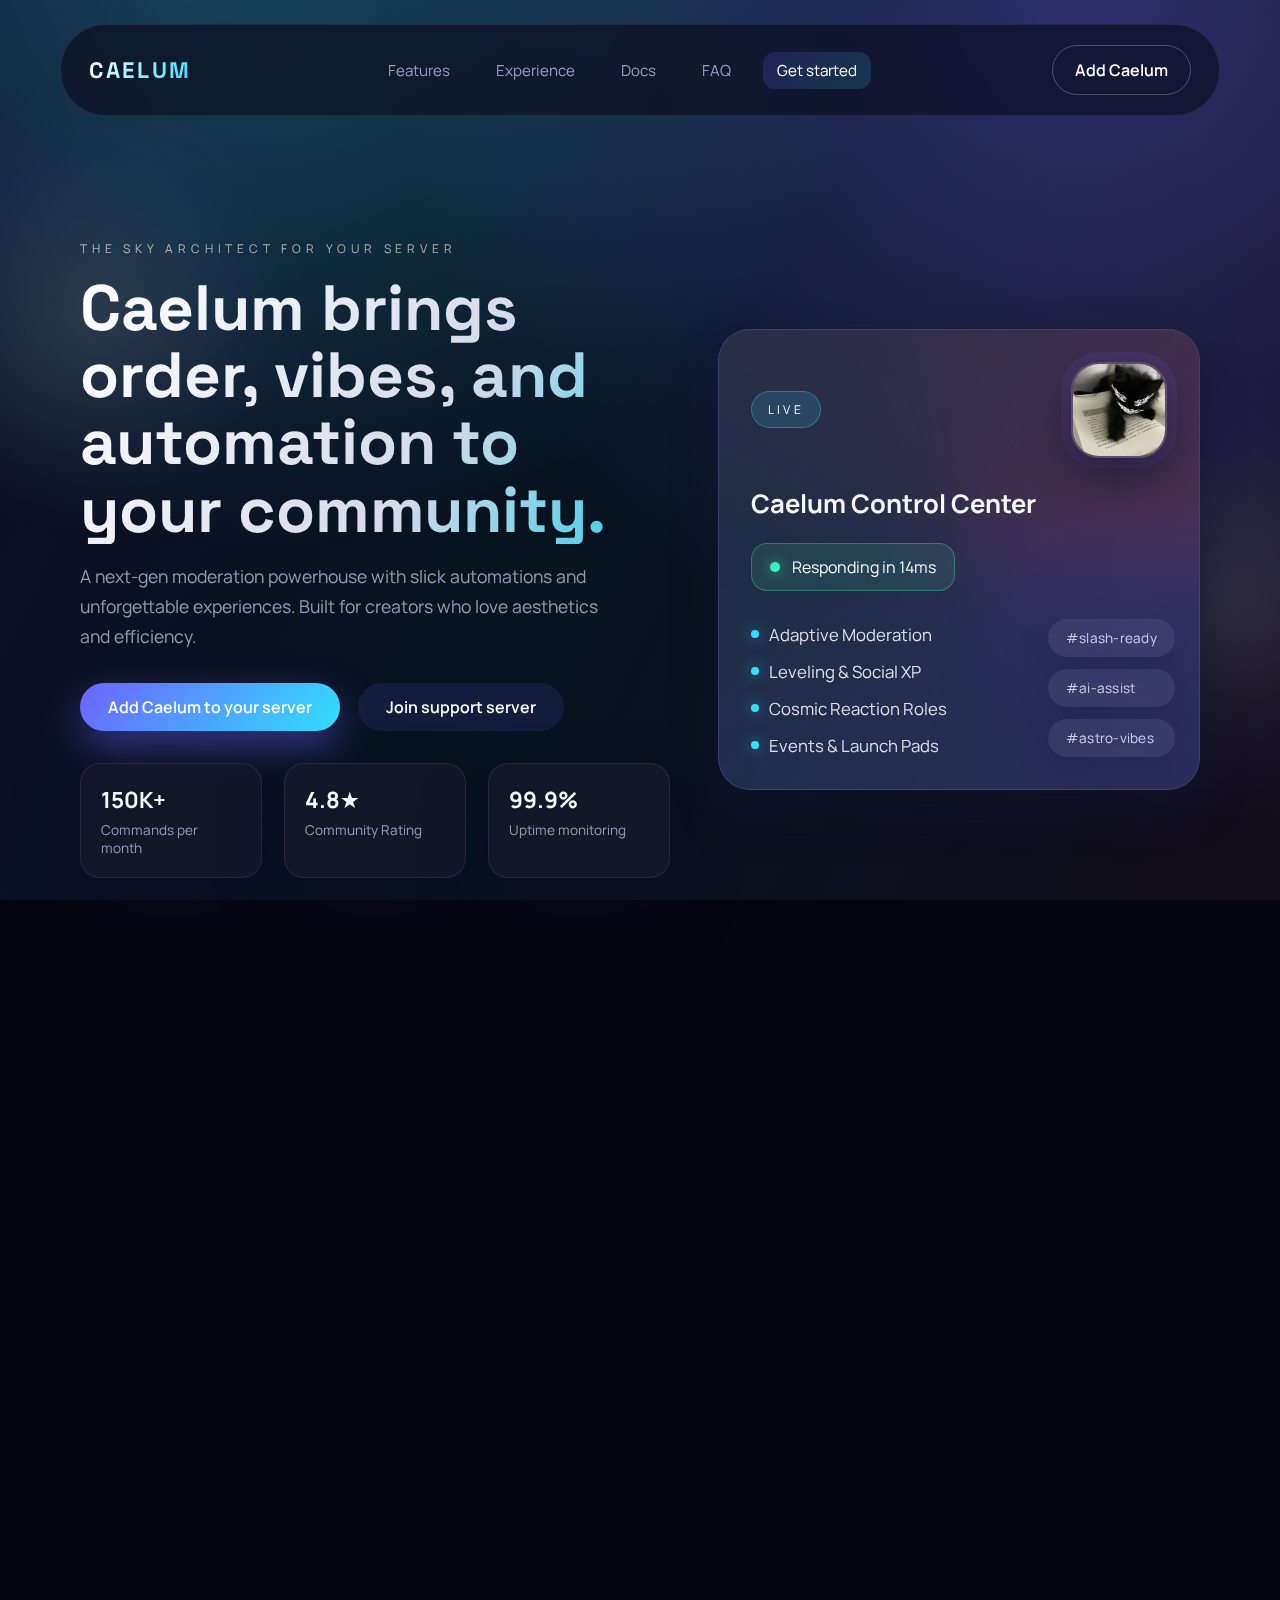
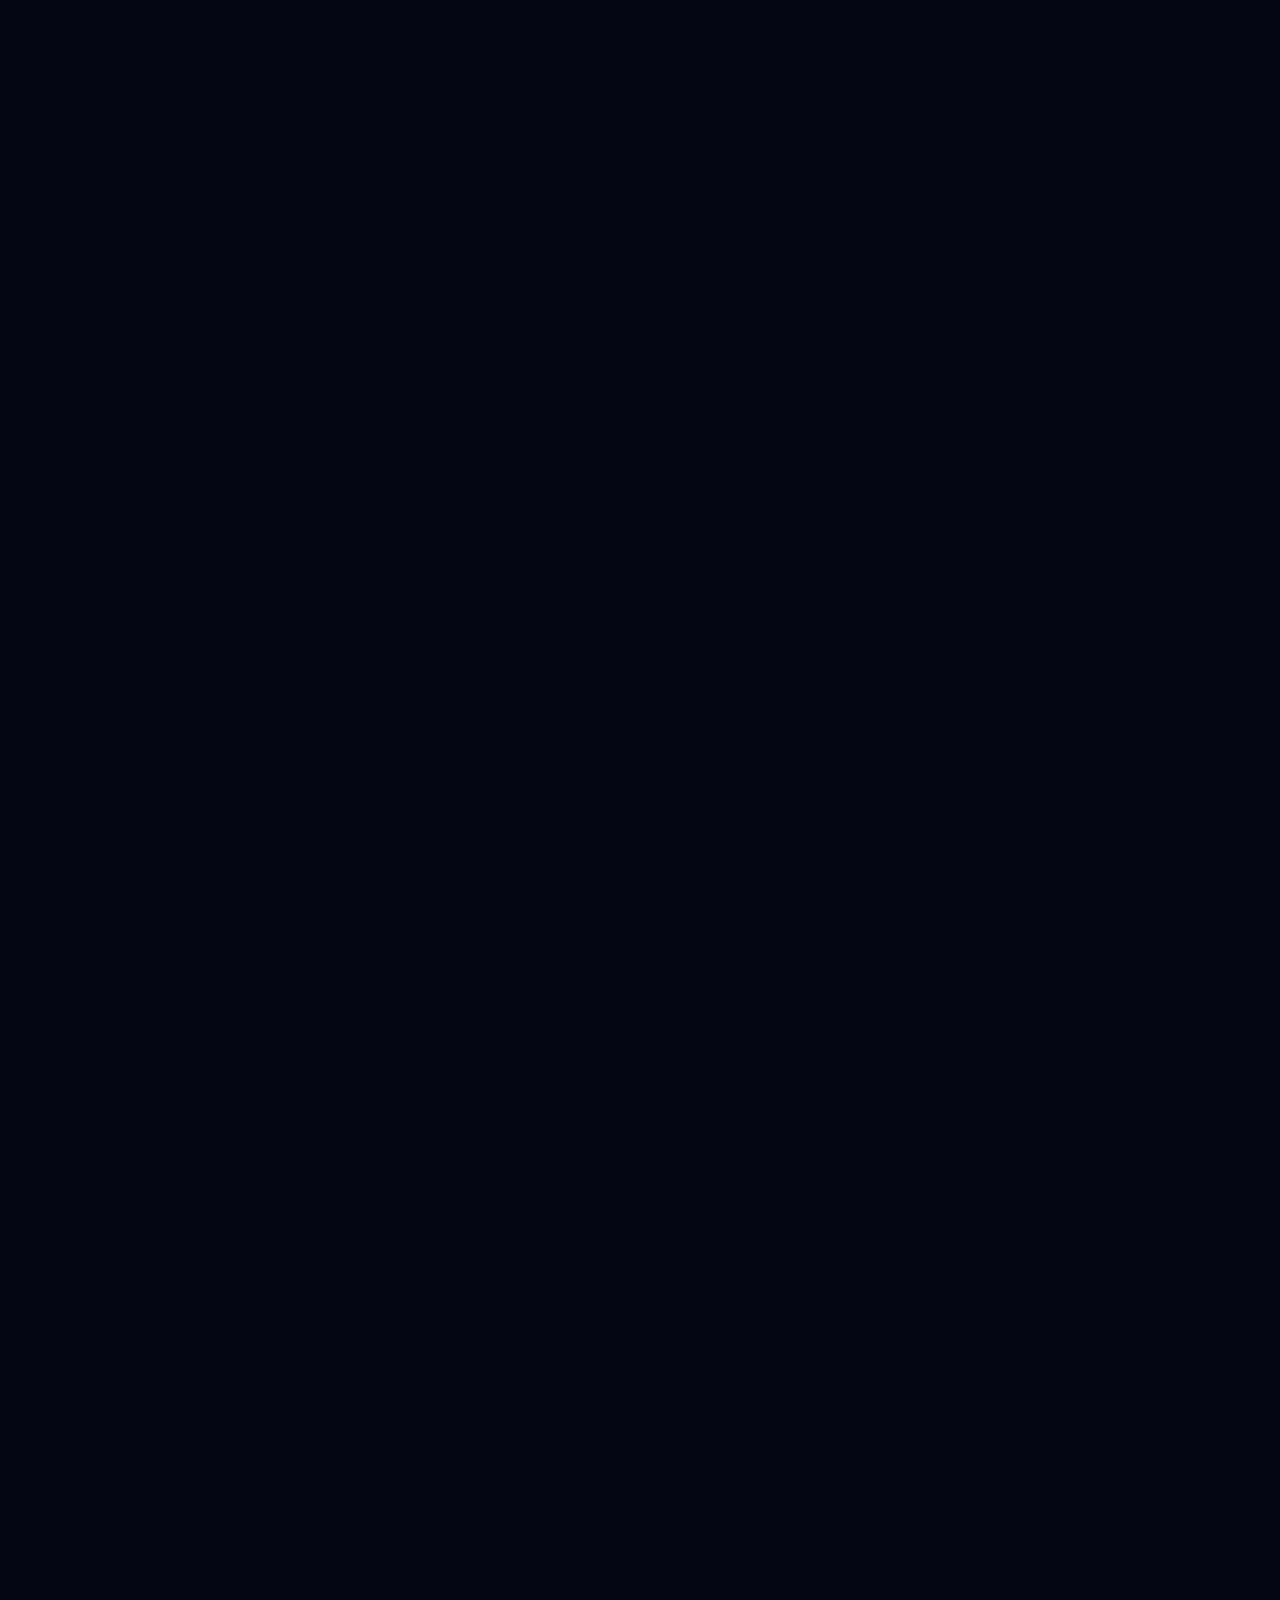
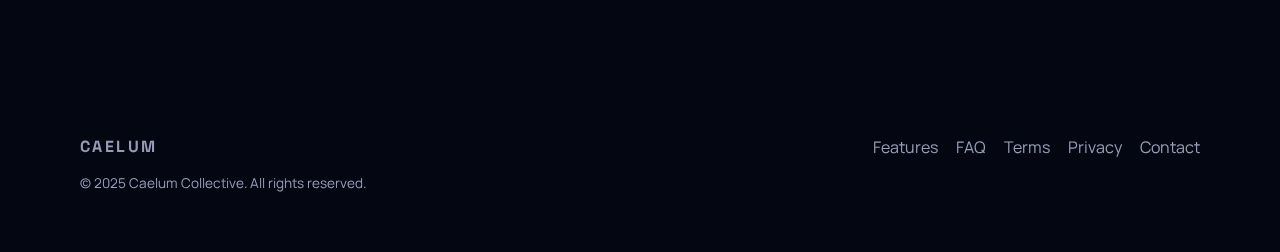
<file: caelum/index.html>
<!DOCTYPE html>
<html lang="en">
<head>
    <meta charset="UTF-8">
    <meta name="viewport" content="width=device-width, initial-scale=1.0">
    <title>Caelum · Discord Bot</title>
    <link rel="preconnect" href="https://fonts.googleapis.com">
    <link rel="preconnect" href="https://fonts.gstatic.com" crossorigin>
    <link href="https://fonts.googleapis.com/css2?family=Space+Grotesk:wght@400;600;700&family=Manrope:wght@400;500;700&display=swap" rel="stylesheet">
    <link rel="stylesheet" href="styles.css">
</head>
<body>
    <div class="orb orb-left"></div>
    <div class="orb orb-right"></div>
    <header class="site-header">
        <div class="logo">Caelum</div>
        <nav class="site-nav">
            <a href="#features">Features</a>
            <a href="#experience">Experience</a>
            <a href="docs.html">Docs</a>
            <a href="#faq">FAQ</a>
            <a href="#cta" class="link-cta">Get started</a>
        </nav>
        <a href="https://discord.com/oauth2/authorize?client_id=1426896875637706824&permissions=8&integration_type=0&scope=bot" class="btn btn-outline">Add Caelum</a>
    </header>

    <main>
        <section class="hero reveal">
            <div class="hero-content">
                <p class="eyebrow">The sky architect for your server</p>
                <h1>Caelum brings order, vibes, and automation to your community.</h1>
                <p class="subtitle">A next-gen moderation powerhouse with slick automations and unforgettable experiences. Built for creators who love aesthetics and efficiency.</p>
                <div class="hero-actions">
                    <a href="https://discord.com/oauth2/authorize?client_id=1426896875637706824&permissions=8&integration_type=0&scope=bot" class="btn btn-primary">Add Caelum to your server</a>
                    <a href="https://discord.gg/YyNYY8a2xm" class="btn btn-ghost">Join support server</a>
                </div>
                <div class="hero-stats">
                    <div class="stat">
                        <span class="stat-number">150K+</span>
                        <span class="stat-label">Commands per month</span>
                    </div>
                    <div class="stat">
                        <span class="stat-number">4.8★</span>
                        <span class="stat-label">Community Rating</span>
                    </div>
                    <div class="stat">
                        <span class="stat-number">99.9%</span>
                        <span class="stat-label">Uptime monitoring</span>
                    </div>
                </div>
            </div>
            <div class="hero-visual">
                <div class="bot-card">
                    <div class="bot-card-top">
                        <span class="badge">Live</span>
                        <img src="Caelum.png" alt="Caelum bot avatar" class="bot-avatar">
                    </div>
                    <h2>Caelum Control Center</h2>
                    <div class="status">
                        <span class="status-indicator"></span>
                        <span>Responding in 14ms</span>
                    </div>
                    <ul>
                        <li>Adaptive Moderation</li>
                        <li>Leveling & Social XP</li>
                        <li>Cosmic Reaction Roles</li>
                        <li>Events & Launch Pads</li>
                    </ul>
                    <div class="floating-tags">
                        <span>#slash-ready</span>
                        <span>#ai-assist</span>
                        <span>#astro-vibes</span>
                    </div>
                </div>
            </div>
        </section>

        <section id="features" class="features reveal">
            <header>
                <p class="eyebrow">Features</p>
                <h2>Everything a future-forward server needs.</h2>
            </header>
            <div class="feature-grid">
                <article class="feature-card">
                    <div class="icon">
                        <svg xmlns="http://www.w3.org/2000/svg" viewBox="0 0 24 24" fill="none" stroke="currentColor" stroke-width="1.6" stroke-linecap="round" stroke-linejoin="round">
                            <path d="M12 3l1.5 4.5L18 9l-4.5 1.5L12 15l-1.5-4.5L6 9l4.5-1.5L12 3z" />
                            <path d="M5 18l.5 1.5L7 20l-1.5.5L5 22l-.5-1.5L3 20l1.5-.5L5 18z" />
                            <path d="M17 15l.5 1.5L19 17l-1.5.5L17 19l-.5-1.5L15 17l1.5-.5L17 15z" />
                        </svg>
                    </div>
                    <h3>AI AutoMod</h3>
                    <p>Trend-aware, AI-powered, and fully adjustable. Caelum flags toxicity, spam, and scams in real time to keep chats clean.</p>
                </article>
                <article class="feature-card">
                    <div class="icon">
                        <svg xmlns="http://www.w3.org/2000/svg" viewBox="0 0 24 24" fill="none" stroke="currentColor" stroke-width="1.6" stroke-linecap="round" stroke-linejoin="round">
                            <circle cx="12" cy="12" r="4" />
                            <path d="M21 12c-1.2 2.6-4.2 4.5-9 4.5s-7.8-1.9-9-4.5c1.2-2.6 4.2-4.5 9-4.5s7.8 1.9 9 4.5z" />
                        </svg>
                    </div>
                    <h3>Cosmic identity</h3>
                    <p>Brandable embeds, cinematic welcome scenes, and reactive roles so your server looks exactly like your moodboard.</p>
                </article>
                <article class="feature-card">
                    <div class="icon">
                        <svg xmlns="http://www.w3.org/2000/svg" viewBox="0 0 24 24" fill="none" stroke="currentColor" stroke-width="1.6" stroke-linecap="round" stroke-linejoin="round">
                            <path d="M4 20l4-4c1.5.5 3.5.5 5 0l4 4" />
                            <path d="M12 16c1.5-3 2-5.5 2-7a5 5 0 0 0-10 0c0 1.5.5 4 2 7" />
                            <path d="M9 9h.01" />
                        </svg>
                    </div>
                    <h3>Launch events</h3>
                    <p>Schedule drops, automate announcements, and launch countdown streams. Caelum delivers the hype factor for every release.</p>
                </article>
                <article class="feature-card">
                    <div class="icon">
                        <svg xmlns="http://www.w3.org/2000/svg" viewBox="0 0 24 24" fill="none" stroke="currentColor" stroke-width="1.6" stroke-linecap="round" stroke-linejoin="round">
                            <rect x="3" y="4" width="18" height="16" rx="4" />
                            <path d="M7 15v-6" />
                            <path d="M12 15v-4" />
                            <path d="M17 15v-8" />
                        </svg>
                    </div>
                    <h3>Soundscapes</h3>
                    <p>Curate lo-fi, hyperpop, or chill sets straight from the bot — complete with smooth transitions and responsive visual feedback.</p>
                </article>
            </div>
        </section>

        <section id="experience" class="experience reveal">
            <header>
                <p class="eyebrow">Experience</p>
                <h2>A journey that feels like a festival.</h2>
            </header>
            <div class="timeline">
                <div class="timeline-item">
                    <span class="timeline-index">01</span>
                    <h3>Connect</h3>
                    <p>Drop Caelum into your server, pick your modules, and lock in your vibe within seconds.</p>
                </div>
                <div class="timeline-item">
                    <span class="timeline-index">02</span>
                    <h3>Curate</h3>
                    <p>Stack playlists, role drops, and story beats to turn every channel into an experience.</p>
                </div>
                <div class="timeline-item">
                    <span class="timeline-index">03</span>
                    <h3>Grow</h3>
                    <p>Analytics, achievements, and auto-DMs convert casuals into core members at scale.</p>
                </div>
            </div>
        </section>

        <section class="quotes reveal">
            <div class="quote-card">
                <p>“Caelum is the first bot that actually understands our brand. Moderation is on point and the community loves the vibes.”</p>
                <span>— Liora, founder of NeonDistrict</span>
            </div>
            <div class="quote-card">
                <p>“The automations save us hours every week. And the aesthetics? Straight up next level.”</p>
                <span>— Tayo, community lead @ Skyward</span>
            </div>
        </section>

        <section id="faq" class="faq reveal">
            <header>
                <p class="eyebrow">FAQ</p>
                <h2>Answering your cosmic curiosities.</h2>
            </header>
            <div class="faq-grid">
                <details>
                    <summary>Do I need admin permissions?</summary>
                    <p>We recommend administrator permissions during setup so Caelum can wire every module correctly.</p>
                </details>
                <details>
                    <summary>Is Caelum free?</summary>
                    <p>Core features are completly free. Premium modules are comming soon and are totally optional.</p>
                </details>
                <details>
                    <summary>Which languages does the bot support?</summary>
                    <p>English, German, and French are available right now. More languages are on the roadmap.</p>
                </details>
                <details>
                    <summary>How do I get support?</summary>
                    <p>Join the support server or lean on the built-in `/help` command for fast guides.</p>
                </details>
            </div>
        </section>

        <section id="cta" class="cta reveal">
            <div class="cta-content">
                <h2>Ready for the Caelum glow-up?</h2>
                <p>Lock in your free beta window and turn your server into a galactic experience in minutes.</p>
            </div>
            <a href="https://discord.com/oauth2/authorize?client_id=1426896875637706824&permissions=8&integration_type=0&scope=bot" class="btn btn-primary">Launch invite</a>
        </section>
    </main>

    <footer class="site-footer">
        <div class="footer-brand">Caelum</div>
        <div class="footer-links">
            <a href="#features">Features</a>
            <a href="#faq">FAQ</a>
            <a href="terms.html">Terms</a>
            <a href="privacy.html">Privacy</a>
            <a href="#contact-modal" class="footer-contact" data-modal-open="contact-modal">Contact</a>
        </div>
        <p class="footer-copy">© 2025 Caelum Collective. All rights reserved.</p>
    </footer>

    <div class="modal" id="contact-modal" aria-hidden="true">
        <div class="modal-overlay" data-modal-close></div>
        <div class="modal-card" role="dialog" aria-modal="true" aria-labelledby="contact-modal-title">
            <button class="modal-close" type="button" aria-label="Close" data-modal-close>
                <svg xmlns="http://www.w3.org/2000/svg" viewBox="0 0 24 24" fill="none" stroke="currentColor" stroke-width="1.6" stroke-linecap="round" stroke-linejoin="round">
                    <line x1="18" y1="6" x2="6" y2="18" />
                    <line x1="6" y1="6" x2="18" y2="18" />
                </svg>
            </button>
            <span class="modal-badge">Reach us</span>
            <h2 id="contact-modal-title">Let’s connect with the Caelum crew</h2>
            <p class="modal-subtitle">Pick the lane that fits your vibe and our team will orbit back fast.</p>
            <div class="modal-grid">
                <div class="modal-tile">
                    <div class="modal-icon">
                        <svg xmlns="http://www.w3.org/2000/svg" viewBox="0 0 24 24" fill="none" stroke="currentColor" stroke-width="1.6" stroke-linecap="round" stroke-linejoin="round">
                            <path d="M4 4h16v16H4z" />
                            <path d="M4 7l8 5 8-5" />
                        </svg>
                    </div>
                    <h3>Email mission control</h3>
                    <p>Drop us a note at <a href="mailto:hello@caelumbot.gg">hello@caelumbot.gg</a> for partnerships, press, or feedback.</p>
                </div>
                <div class="modal-tile">
                    <div class="modal-icon">
                        <svg xmlns="http://www.w3.org/2000/svg" viewBox="0 0 24 24" fill="none" stroke="currentColor" stroke-width="1.6" stroke-linecap="round" stroke-linejoin="round">
                            <path d="M18 8a6 6 0 0 1-12 0" />
                            <path d="M12 14v7" />
                            <path d="M9 21h6" />
                        </svg>
                    </div>
                    <h3>Support server</h3>
                    <p>Need fast answers? Jump into our <a href="https://discord.gg/YyNYY8a2xm" target="_blank" rel="noreferrer">Discord support lounge</a>.</p>
                </div>
                <div class="modal-tile">
                    <div class="modal-icon">
                        <svg xmlns="http://www.w3.org/2000/svg" viewBox="0 0 24 24" fill="none" stroke="currentColor" stroke-width="1.6" stroke-linecap="round" stroke-linejoin="round">
                            <path d="M17 2l4 4L7 20l-4 0 0-4L17 2z" />
                            <path d="M15 4l4 4" />
                        </svg>
                    </div>
                    <h3>Follow the journey</h3>
                    <p>Track drops and roadmap updates on <a href="https://twitter.com" target="_blank" rel="noreferrer">X</a> and <a href="https://instagram.com" target="_blank" rel="noreferrer">Instagram</a>.</p>
                </div>
            </div>
        </div>
    </div>

    <script src="script.js"></script>
</body>
</html>
</file>
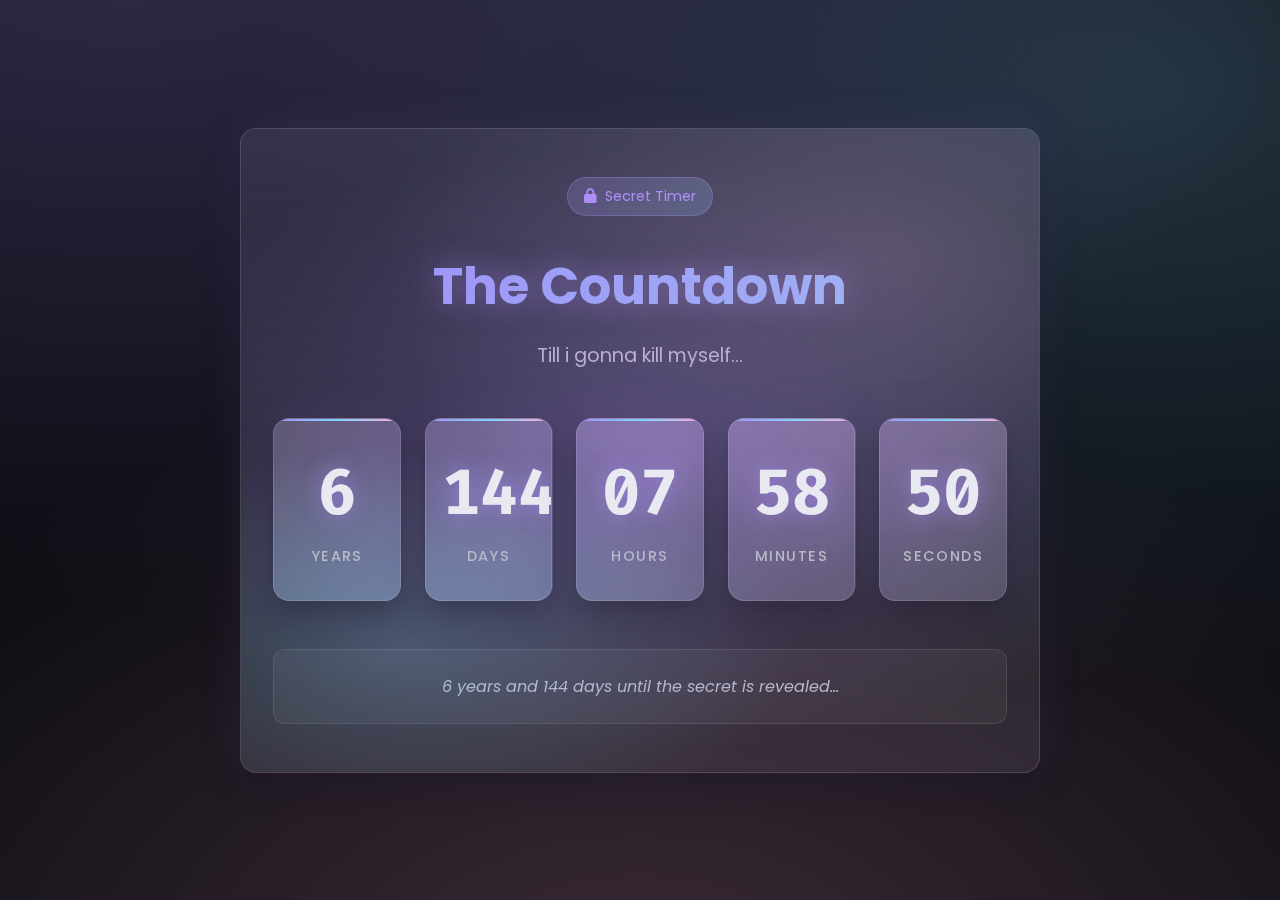
<file: timer/index.html>
<!DOCTYPE html>
<html lang="en">
<head>
    <meta charset="UTF-8" />
    <meta name="viewport" content="width=device-width, initial-scale=1" />
    <meta name="description" content="Secret countdown timer" />
    <title>Secret Timer • Lyvt</title>

    <link rel="preconnect" href="https://fonts.googleapis.com">
    <link rel="preconnect" href="https://fonts.gstatic.com" crossorigin>
    <link href="https://fonts.googleapis.com/css2?family=Poppins:wght@300;400;500;600;700&family=Fira+Code:wght@400;500&display=swap" rel="stylesheet">

    <link rel="stylesheet" href="https://cdnjs.cloudflare.com/ajax/libs/font-awesome/6.5.0/css/all.min.css" crossorigin="anonymous" />

    <link rel="stylesheet" href="../assets/css/styles.css" />

    <style>
        .timer-container {
            min-height: 100vh;
            display: flex;
            align-items: center;
            justify-content: center;
            padding: 2rem;
        }

        .timer-card {
            max-width: 800px;
            width: 100%;
            padding: 3rem 2rem;
            text-align: center;
            position: relative;
            overflow: hidden;
        }

        .timer-card::before {
            content: "";
            position: absolute;
            inset: -2px;
            pointer-events: none;
            background: radial-gradient(600px 300px at 50% 50%, rgba(167,139,250,.3), transparent),
                        radial-gradient(400px 200px at 20% 80%, rgba(125,211,252,.25), transparent),
                        radial-gradient(500px 300px at 80% 20%, rgba(249,168,212,.2), transparent);
        }

        .timer-title {
            margin: 0 0 1rem;
            font-size: clamp(2rem, 4vw, 3.5rem);
            font-weight: 700;
            background: linear-gradient(135deg, var(--accent), var(--accent-2));
            -webkit-background-clip: text;
            -webkit-text-fill-color: transparent;
            background-clip: text;
            text-shadow: 0 0 30px rgba(167,139,250,.5);
        }

        .timer-subtitle {
            margin: 0 0 3rem;
            color: var(--muted);
            font-size: 1.2rem;
        }

        .countdown-grid {
            display: grid;
            grid-template-columns: repeat(auto-fit, minmax(120px, 1fr));
            gap: 1.5rem;
            margin-bottom: 3rem;
        }

        .countdown-item {
            background: var(--surface);
            backdrop-filter: blur(var(--card-blur)) saturate(130%);
            border: 1px solid rgba(255,255,255,0.14);
            border-radius: var(--radius);
            padding: 2rem 1rem;
            box-shadow: var(--shadow);
            position: relative;
            overflow: hidden;
        }

        .countdown-item::before {
            content: "";
            position: absolute;
            top: 0;
            left: 0;
            right: 0;
            height: 2px;
            background: linear-gradient(90deg, var(--accent), var(--accent-2), var(--accent-3));
        }

        .countdown-number {
            display: block;
            font-size: clamp(2.5rem, 5vw, 4rem);
            font-weight: 700;
            font-family: 'Fira Code', monospace;
            color: var(--text);
            text-shadow: 0 0 20px rgba(167,139,250,.6);
            margin-bottom: 0.5rem;
        }

        .countdown-label {
            font-size: 0.9rem;
            color: var(--muted);
            text-transform: uppercase;
            letter-spacing: 0.1em;
            font-weight: 500;
        }

        .timer-message {
            background: rgba(255,255,255,0.05);
            border: 1px solid rgba(255,255,255,0.1);
            border-radius: 12px;
            padding: 1.5rem;
            margin-top: 2rem;
        }

        .timer-message p {
            margin: 0;
            color: var(--muted);
            font-style: italic;
        }

        .secret-badge {
            display: inline-flex;
            align-items: center;
            gap: 0.5rem;
            background: linear-gradient(135deg, rgba(167,139,250,.2), rgba(125,211,252,.2));
            border: 1px solid rgba(167,139,250,.3);
            padding: 0.5rem 1rem;
            border-radius: 999px;
            font-size: 0.9rem;
            color: var(--accent);
            margin-bottom: 2rem;
        }

        .pulse {
            animation: pulse 2s infinite;
        }

        @keyframes pulse {
            0%, 100% { opacity: 1; }
            50% { opacity: 0.7; }
        }

        .glow {
            animation: glow 3s ease-in-out infinite alternate;
        }

        @keyframes glow {
            from { text-shadow: 0 0 20px rgba(167,139,250,.6); }
            to { text-shadow: 0 0 30px rgba(167,139,250,.9), 0 0 40px rgba(125,211,252,.5); }
        }

        @media (max-width: 600px) {
            .countdown-grid {
                grid-template-columns: repeat(2, 1fr);
                gap: 1rem;
            }
            
            .countdown-item {
                padding: 1.5rem 0.5rem;
            }
            
            .timer-card {
                padding: 2rem 1rem;
            }
        }
    </style>

    <link rel="icon" type="image/png" href="../assets/pictures/avatar.png" sizes="32x32" />
</head>
<body>
    <div class="timer-container">
        <div class="timer-card glass">
            <div class="secret-badge pulse">
                <i class="fa-solid fa-lock"></i>
                Secret Timer
            </div>
            
            <h1 class="timer-title glow">The Countdown</h1>
            <p class="timer-subtitle">Till i gonna kill myself...</p>
            
            <div class="countdown-grid">
                <div class="countdown-item">
                    <span id="years" class="countdown-number">0</span>
                    <span class="countdown-label">Years</span>
                </div>
                <div class="countdown-item">
                    <span id="days" class="countdown-number">0</span>
                    <span class="countdown-label">Days</span>
                </div>
                <div class="countdown-item">
                    <span id="hours" class="countdown-number">0</span>
                    <span class="countdown-label">Hours</span>
                </div>
                <div class="countdown-item">
                    <span id="minutes" class="countdown-number">0</span>
                    <span class="countdown-label">Minutes</span>
                </div>
                <div class="countdown-item">
                    <span id="seconds" class="countdown-number">0</span>
                    <span class="countdown-label">Seconds</span>
                </div>
            </div>
            
            <div class="timer-message">
                <p id="countdown-message">Time until December 14, 2032...</p>
            </div>
        </div>
    </div>

    <script>
        // Target date: December 14, 2032
        const targetDate = new Date('December 14, 2032 00:00:00').getTime();
        
        function updateCountdown() {
            const now = new Date().getTime();
            const distance = targetDate - now;
            
            if (distance < 0) {
                // Timer has ended
                document.getElementById('years').textContent = '0';
                document.getElementById('days').textContent = '0';
                document.getElementById('hours').textContent = '0';
                document.getElementById('minutes').textContent = '0';
                document.getElementById('seconds').textContent = '0';
                document.getElementById('countdown-message').textContent = 'The moment has arrived! ✨';
                return;
            }
            
            // Calculate time units
            const years = Math.floor(distance / (1000 * 60 * 60 * 24 * 365));
            const days = Math.floor((distance % (1000 * 60 * 60 * 24 * 365)) / (1000 * 60 * 60 * 24));
            const hours = Math.floor((distance % (1000 * 60 * 60 * 24)) / (1000 * 60 * 60));
            const minutes = Math.floor((distance % (1000 * 60 * 60)) / (1000 * 60));
            const seconds = Math.floor((distance % (1000 * 60)) / 1000);
            
            // Update the display
            document.getElementById('years').textContent = years;
            document.getElementById('days').textContent = days;
            document.getElementById('hours').textContent = hours.toString().padStart(2, '0');
            document.getElementById('minutes').textContent = minutes.toString().padStart(2, '0');
            document.getElementById('seconds').textContent = seconds.toString().padStart(2, '0');
            
            // Update message based on time remaining
            if (years > 0) {
                document.getElementById('countdown-message').textContent = `${years} year${years !== 1 ? 's' : ''} and ${days} day${days !== 1 ? 's' : ''} until the secret is revealed...`;
            } else if (days > 30) {
                document.getElementById('countdown-message').textContent = `${days} days until December 14, 2032...`;
            } else if (days > 0) {
                document.getElementById('countdown-message').textContent = `Only ${days} day${days !== 1 ? 's' : ''} left! The anticipation builds...`;
            } else if (hours > 0) {
                document.getElementById('countdown-message').textContent = `Less than a day remaining! ${hours} hour${hours !== 1 ? 's' : ''} to go...`;
            } else {
                document.getElementById('countdown-message').textContent = `Final countdown! Minutes and seconds left...`;
            }
        }
        
        // Update immediately and then every second
        updateCountdown();
        setInterval(updateCountdown, 1000);
        
        // Add some interactive effects
        document.querySelectorAll('.countdown-item').forEach(item => {
            item.addEventListener('mouseenter', () => {
                item.style.transform = 'translateY(-2px)';
                item.style.boxShadow = '0 15px 40px rgba(124,58,237,.4), 0 0 40px rgba(125,211,252,.3)';
            });
            
            item.addEventListener('mouseleave', () => {
                item.style.transform = 'translateY(0)';
                item.style.boxShadow = 'var(--shadow)';
            });
        });
    </script>
</body>
</html>
</file>
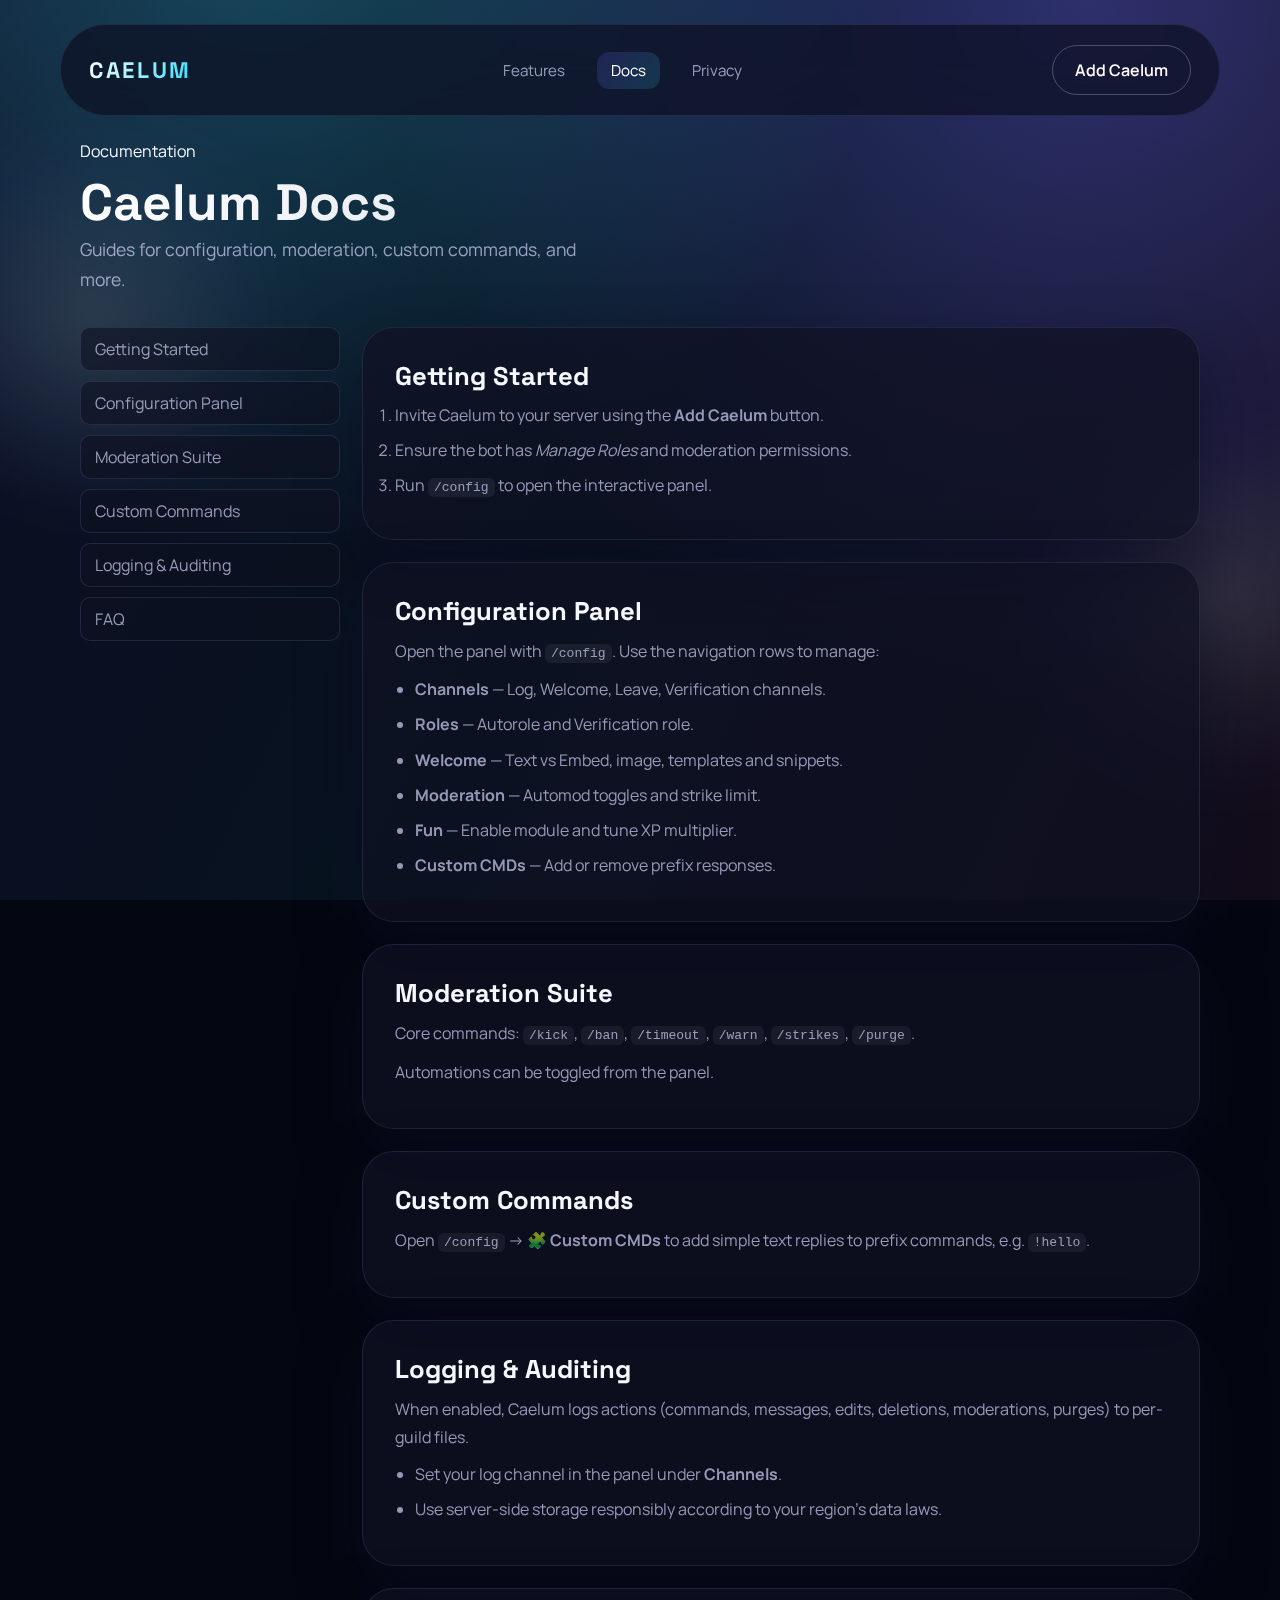
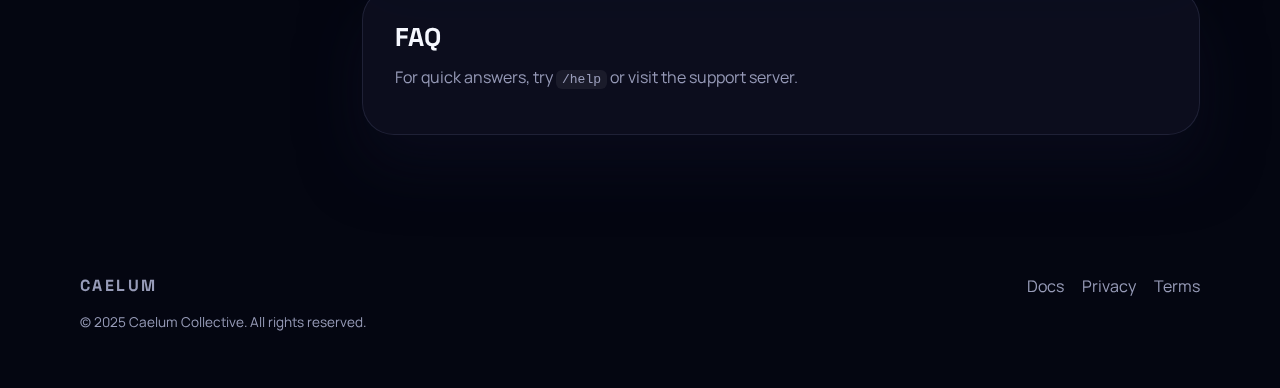
<file: caelum/docs.html>
<!DOCTYPE html>
<html lang="en">
<head>
  <meta charset="UTF-8" />
  <meta name="viewport" content="width=device-width, initial-scale=1.0" />
  <title>Docs · Caelum</title>
  <link rel="preconnect" href="https://fonts.googleapis.com">
  <link rel="preconnect" href="https://fonts.gstatic.com" crossorigin>
  <link href="https://fonts.googleapis.com/css2?family=Space+Grotesk:wght@400;600;700&family=Manrope:wght@400;500;700&display=swap" rel="stylesheet">
  <link rel="stylesheet" href="styles.css" />
</head>
<body>
  <div class="orb orb-left"></div>
  <div class="orb orb-right"></div>
  <header class="site-header">
    <div class="logo">Caelum</div>
    <nav class="site-nav">
      <a href="index.html#features">Features</a>
      <a href="docs.html" class="link-cta">Docs</a>
      <a href="privacy.html">Privacy</a>
    </nav>
    <a href="https://discord.com/oauth2/authorize?client_id=1426896875637706824&permissions=8&integration_type=0&scope=bot" class="btn btn-outline">Add Caelum</a>
  </header>

  <main class="page">
    <section class="page-header reveal">
      <p class="eyebrow">Documentation</p>
      <h1>Caelum Docs</h1>
      <p class="subtitle">Guides for configuration, moderation, custom commands, and more.</p>
    </section>

    <section class="docs reveal">
      <aside class="docs-sidebar">
        <nav>
          <a href="#getting-started">Getting Started</a>
          <a href="#config-panel">Configuration Panel</a>
          <a href="#moderation">Moderation Suite</a>
          <a href="#custom-commands">Custom Commands</a>
          <a href="#logging">Logging & Auditing</a>
          <a href="#faq">FAQ</a>
        </nav>
      </aside>

      <div class="docs-content">
        <article id="getting-started" class="prose">
          <h2>Getting Started</h2>
          <ol>
            <li>Invite Caelum to your server using the <strong>Add Caelum</strong> button.</li>
            <li>Ensure the bot has <em>Manage Roles</em> and moderation permissions.</li>
            <li>Run <code>/config</code> to open the interactive panel.</li>
          </ol>
        </article>

        <article id="config-panel" class="prose">
          <h2>Configuration Panel</h2>
          <p>Open the panel with <code>/config</code>. Use the navigation rows to manage:</p>
          <ul>
            <li><strong>Channels</strong> — Log, Welcome, Leave, Verification channels.</li>
            <li><strong>Roles</strong> — Autorole and Verification role.</li>
            <li><strong>Welcome</strong> — Text vs Embed, image, templates and snippets.</li>
            <li><strong>Moderation</strong> — Automod toggles and strike limit.</li>
            <li><strong>Fun</strong> — Enable module and tune XP multiplier.</li>
            <li><strong>Custom CMDs</strong> — Add or remove prefix responses.</li>
          </ul>
        </article>

        <article id="moderation" class="prose">
          <h2>Moderation Suite</h2>
          <p>Core commands: <code>/kick</code>, <code>/ban</code>, <code>/timeout</code>, <code>/warn</code>, <code>/strikes</code>, <code>/purge</code>.</p>
          <p>Automations can be toggled from the panel.</p>
        </article>

        <article id="custom-commands" class="prose">
          <h2>Custom Commands</h2>
          <p>Open <code>/config</code> → <strong>🧩 Custom CMDs</strong> to add simple text replies to prefix commands, e.g. <code>!hello</code>.</p>
        </article>

        <article id="logging" class="prose">
          <h2>Logging & Auditing</h2>
          <p>When enabled, Caelum logs actions (commands, messages, edits, deletions, moderations, purges) to per-guild files.</p>
          <ul>
            <li>Set your log channel in the panel under <strong>Channels</strong>.</li>
            <li>Use server-side storage responsibly according to your region's data laws.</li>
          </ul>
        </article>

        <article id="faq" class="prose">
          <h2>FAQ</h2>
          <p>For quick answers, try <code>/help</code> or visit the support server.</p>
        </article>
      </div>
    </section>
  </main>

  <footer class="site-footer">
    <div class="footer-brand">Caelum</div>
    <div class="footer-links">
      <a href="docs.html">Docs</a>
      <a href="privacy.html">Privacy</a>
      <a href="terms.html">Terms</a>
    </div>
    <p class="footer-copy">© 2025 Caelum Collective. All rights reserved.</p>
  </footer>

  <script src="script.js"></script>
</body>
</html>
</file>
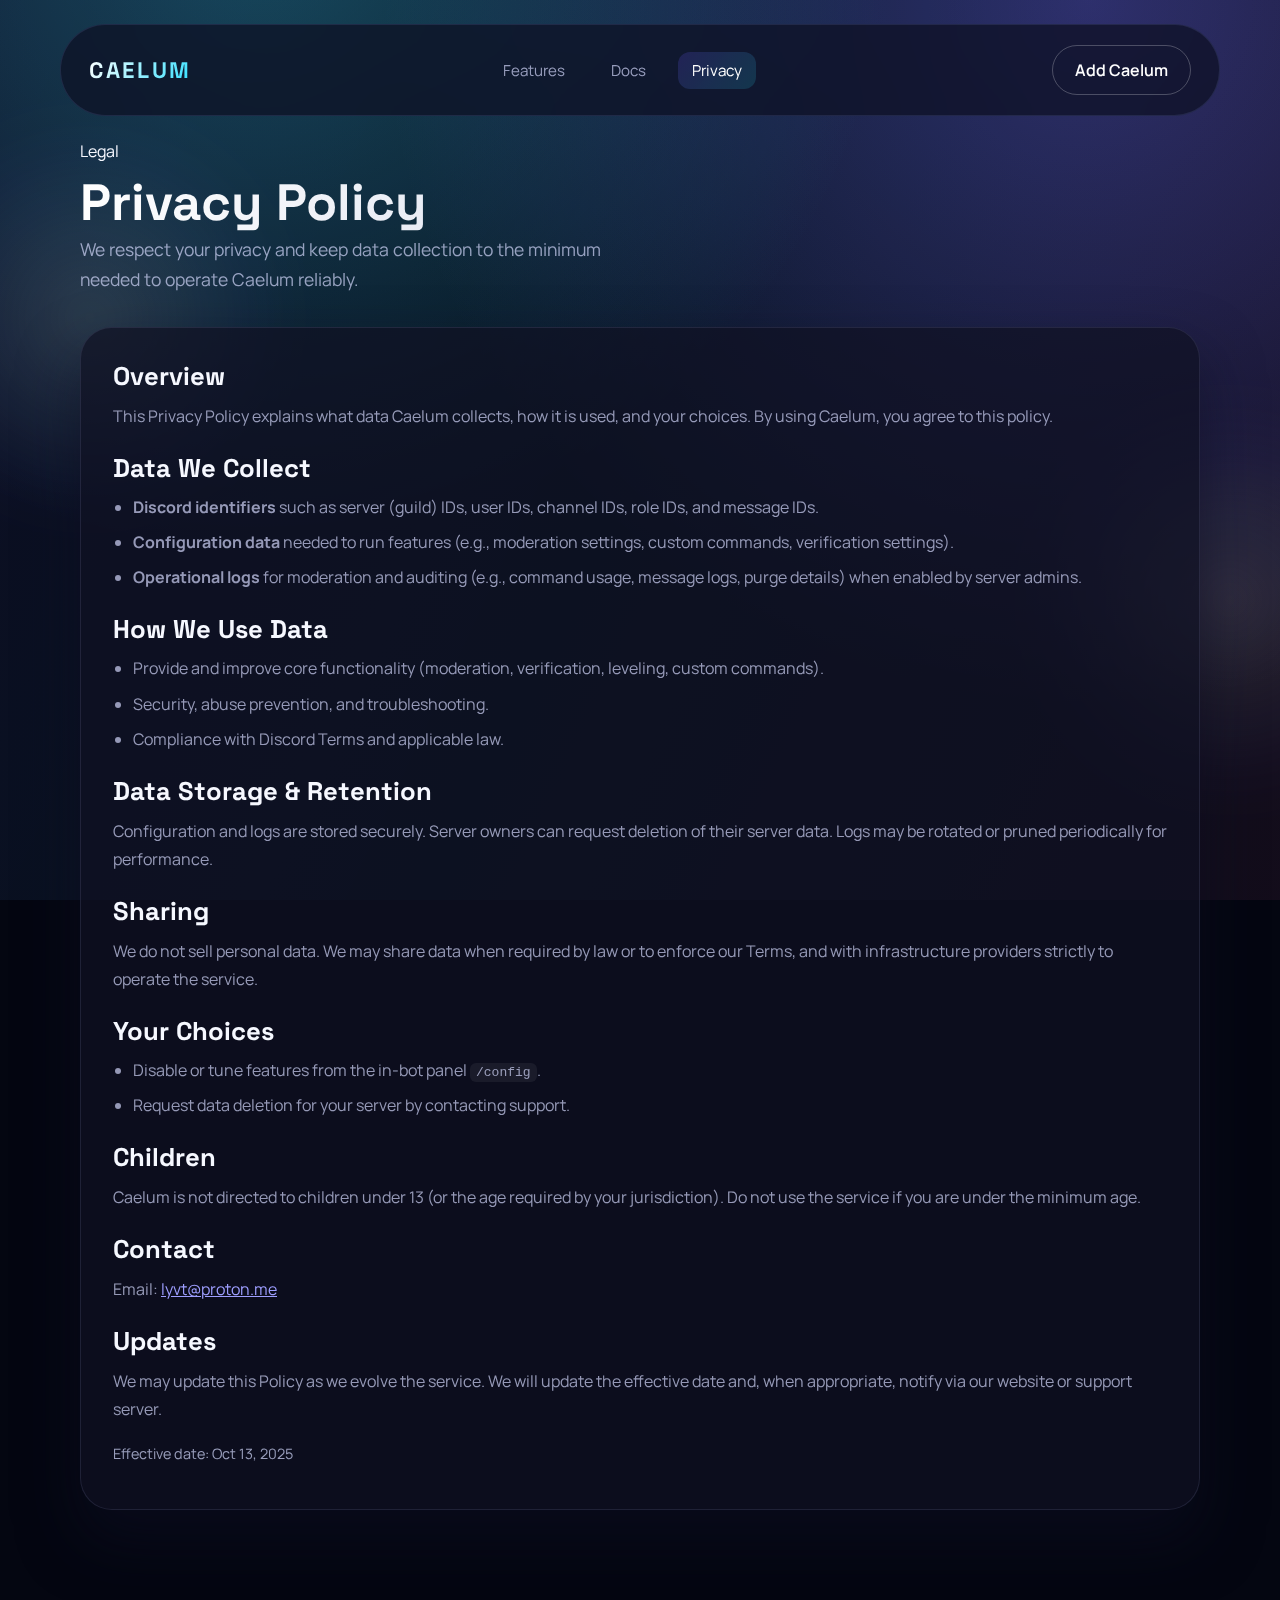
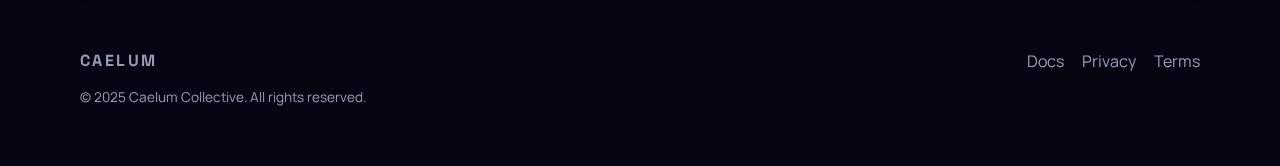
<file: caelum/privacy.html>
<!DOCTYPE html>
<html lang="en">
<head>
  <meta charset="UTF-8" />
  <meta name="viewport" content="width=device-width, initial-scale=1.0" />
  <title>Privacy Policy · Caelum</title>
  <link rel="preconnect" href="https://fonts.googleapis.com">
  <link rel="preconnect" href="https://fonts.gstatic.com" crossorigin>
  <link href="https://fonts.googleapis.com/css2?family=Space+Grotesk:wght@400;600;700&family=Manrope:wght@400;500;700&display=swap" rel="stylesheet">
  <link rel="stylesheet" href="styles.css" />
</head>
<body>
  <div class="orb orb-left"></div>
  <div class="orb orb-right"></div>
  <header class="site-header">
    <div class="logo">Caelum</div>
    <nav class="site-nav">
      <a href="index.html#features">Features</a>
      <a href="docs.html">Docs</a>
      <a href="privacy.html" class="link-cta">Privacy</a>
    </nav>
    <a href="https://discord.com/oauth2/authorize?client_id=1426896875637706824&permissions=8&integration_type=0&scope=bot" class="btn btn-outline">Add Caelum</a>
  </header>

  <main class="page">
    <section class="page-header reveal">
      <p class="eyebrow">Legal</p>
      <h1>Privacy Policy</h1>
      <p class="subtitle">We respect your privacy and keep data collection to the minimum needed to operate Caelum reliably.</p>
    </section>

    <article class="prose reveal">
      <h2>Overview</h2>
      <p>This Privacy Policy explains what data Caelum collects, how it is used, and your choices. By using Caelum, you agree to this policy.</p>

      <h2>Data We Collect</h2>
      <ul>
        <li><strong>Discord identifiers</strong> such as server (guild) IDs, user IDs, channel IDs, role IDs, and message IDs.</li>
        <li><strong>Configuration data</strong> needed to run features (e.g., moderation settings, custom commands, verification settings).</li>
        <li><strong>Operational logs</strong> for moderation and auditing (e.g., command usage, message logs, purge details) when enabled by server admins.</li>
      </ul>

      <h2>How We Use Data</h2>
      <ul>
        <li>Provide and improve core functionality (moderation, verification, leveling, custom commands).</li>
        <li>Security, abuse prevention, and troubleshooting.</li>
        <li>Compliance with Discord Terms and applicable law.</li>
      </ul>

      <h2>Data Storage & Retention</h2>
      <p>Configuration and logs are stored securely. Server owners can request deletion of their server data. Logs may be rotated or pruned periodically for performance.</p>

      <h2>Sharing</h2>
      <p>We do not sell personal data. We may share data when required by law or to enforce our Terms, and with infrastructure providers strictly to operate the service.</p>

      <h2>Your Choices</h2>
      <ul>
        <li>Disable or tune features from the in-bot panel <code>/config</code>.</li>
        <li>Request data deletion for your server by contacting support.</li>
      </ul>

      <h2>Children</h2>
      <p>Caelum is not directed to children under 13 (or the age required by your jurisdiction). Do not use the service if you are under the minimum age.</p>

      <h2>Contact</h2>
      <p>Email: <a href="mailto:lyvt@proton.me">lyvt@proton.me</a></p>

      <h2>Updates</h2>
      <p>We may update this Policy as we evolve the service. We will update the effective date and, when appropriate, notify via our website or support server.</p>

      <p class="muted">Effective date: Oct 13, 2025</p>
    </article>
  </main>

  <footer class="site-footer">
    <div class="footer-brand">Caelum</div>
    <div class="footer-links">
      <a href="docs.html">Docs</a>
      <a href="privacy.html">Privacy</a>
      <a href="terms.html">Terms</a>
    </div>
    <p class="footer-copy">© 2025 Caelum Collective. All rights reserved.</p>
  </footer>

  <script src="script.js"></script>
</body>
</html>
</file>
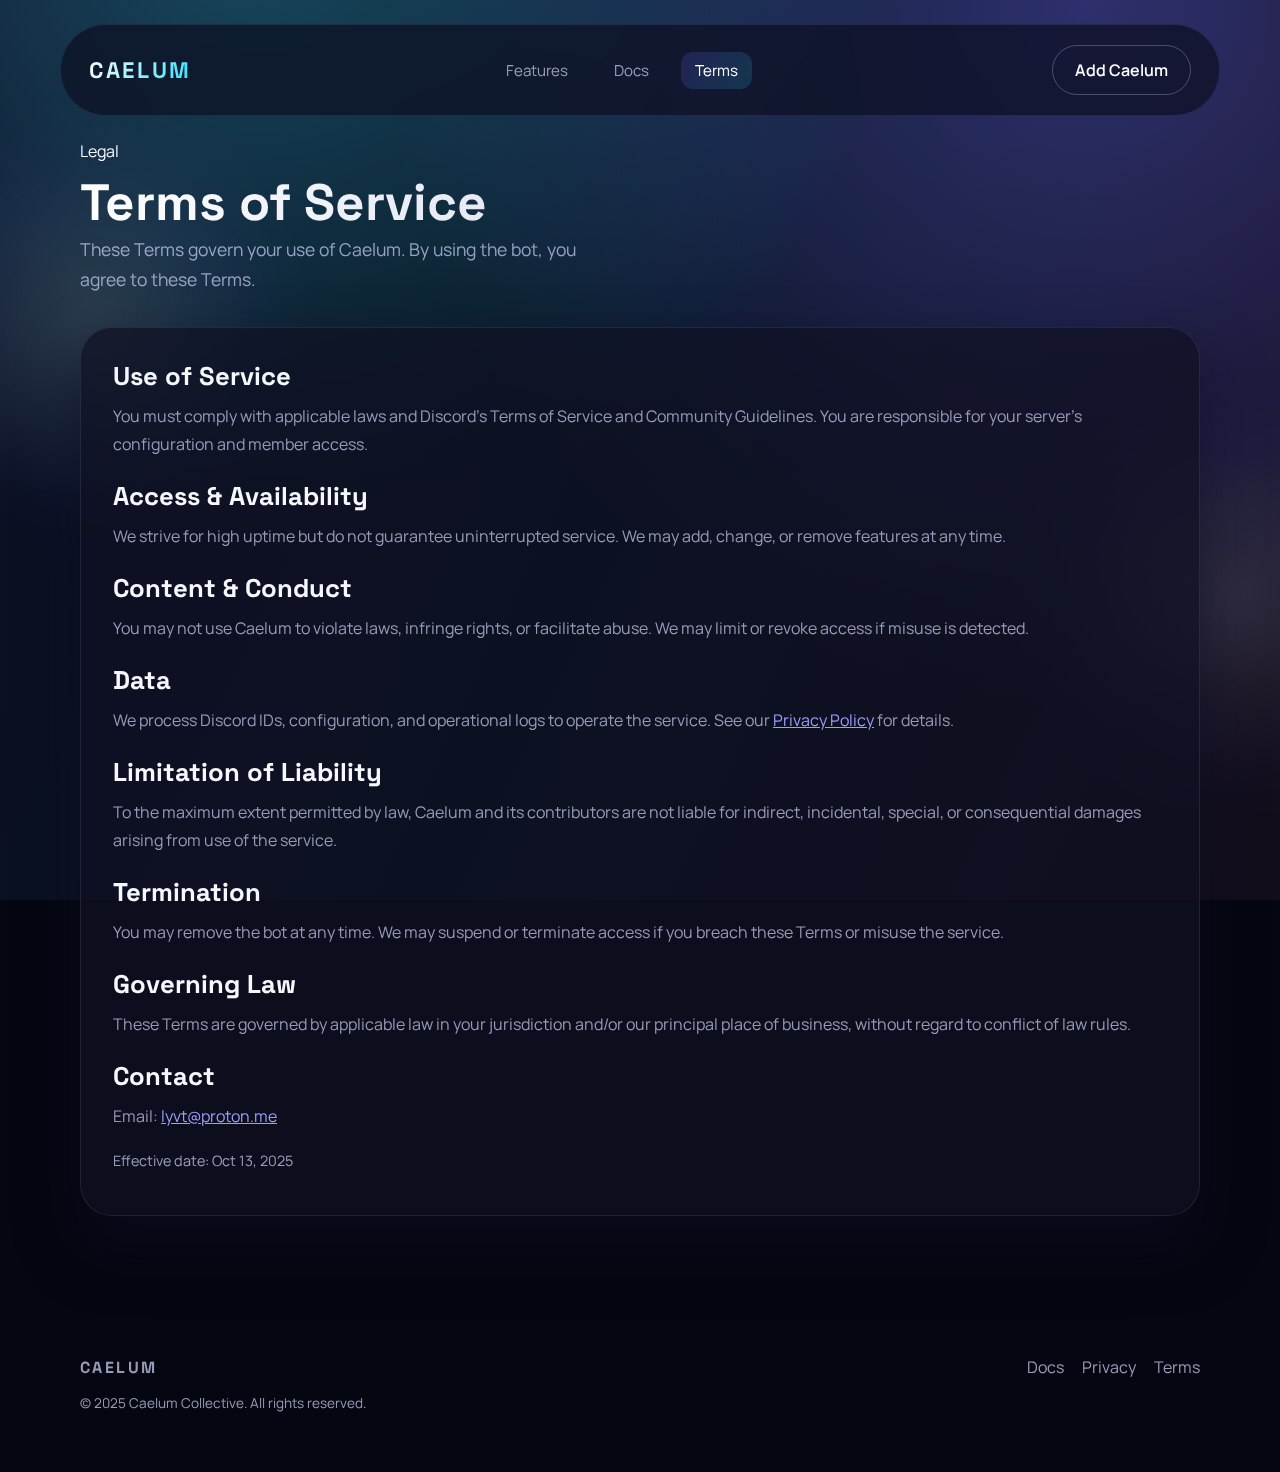
<file: caelum/terms.html>
<!DOCTYPE html>
<html lang="en">
<head>
  <meta charset="UTF-8" />
  <meta name="viewport" content="width=device-width, initial-scale=1.0" />
  <title>Terms of Service · Caelum</title>
  <link rel="preconnect" href="https://fonts.googleapis.com">
  <link rel="preconnect" href="https://fonts.gstatic.com" crossorigin>
  <link href="https://fonts.googleapis.com/css2?family=Space+Grotesk:wght@400;600;700&family=Manrope:wght@400;500;700&display=swap" rel="stylesheet">
  <link rel="stylesheet" href="styles.css" />
</head>
<body>
  <div class="orb orb-left"></div>
  <div class="orb orb-right"></div>
  <header class="site-header">
    <div class="logo">Caelum</div>
    <nav class="site-nav">
      <a href="index.html#features">Features</a>
      <a href="docs.html">Docs</a>
      <a href="terms.html" class="link-cta">Terms</a>
    </nav>
    <a href="https://discord.com/oauth2/authorize?client_id=1426896875637706824&permissions=8&integration_type=0&scope=bot" class="btn btn-outline">Add Caelum</a>
  </header>

  <main class="page">
    <section class="page-header reveal">
      <p class="eyebrow">Legal</p>
      <h1>Terms of Service</h1>
      <p class="subtitle">These Terms govern your use of Caelum. By using the bot, you agree to these Terms.</p>
    </section>

    <article class="prose reveal">
      <h2>Use of Service</h2>
      <p>You must comply with applicable laws and Discord's Terms of Service and Community Guidelines. You are responsible for your server's configuration and member access.</p>

      <h2>Access & Availability</h2>
      <p>We strive for high uptime but do not guarantee uninterrupted service. We may add, change, or remove features at any time.</p>

      <h2>Content & Conduct</h2>
      <p>You may not use Caelum to violate laws, infringe rights, or facilitate abuse. We may limit or revoke access if misuse is detected.</p>

      <h2>Data</h2>
      <p>We process Discord IDs, configuration, and operational logs to operate the service. See our <a href="privacy.html">Privacy Policy</a> for details.</p>

      <h2>Limitation of Liability</h2>
      <p>To the maximum extent permitted by law, Caelum and its contributors are not liable for indirect, incidental, special, or consequential damages arising from use of the service.</p>

      <h2>Termination</h2>
      <p>You may remove the bot at any time. We may suspend or terminate access if you breach these Terms or misuse the service.</p>

      <h2>Governing Law</h2>
      <p>These Terms are governed by applicable law in your jurisdiction and/or our principal place of business, without regard to conflict of law rules.</p>

      <h2>Contact</h2>
      <p>Email: <a href="mailto:lyvt@proton.me">lyvt@proton.me</a></p>

      <p class="muted">Effective date: Oct 13, 2025</p>
    </article>
  </main>

  <footer class="site-footer">
    <div class="footer-brand">Caelum</div>
    <div class="footer-links">
      <a href="docs.html">Docs</a>
      <a href="privacy.html">Privacy</a>
      <a href="terms.html">Terms</a>
    </div>
    <p class="footer-copy">© 2025 Caelum Collective. All rights reserved.</p>
  </footer>

  <script src="script.js"></script>
</body>
</html>
</file>
<file: caelum/styles.css>
:root {
    color-scheme: dark;
    --bg: #040611;
    --surface: rgba(24, 26, 44, 0.7);
    --surface-strong: rgba(31, 34, 58, 0.92);
    --border: rgba(121, 129, 173, 0.18);
    --text: #f6f8ff;
    --muted: rgba(215, 220, 255, 0.68);
    --accent: #6c63ff;
    --accent-alt: #31e0ff;
    --accent-glow: rgba(108, 99, 255, 0.55);
    --danger: #ff6bb5;
    --radius-lg: 32px;
    --radius-md: 20px;
    --radius-sm: 12px;
    --shadow-soft: 0 30px 60px rgba(12, 15, 35, 0.55);
    --shadow-hard: 0 22px 40px rgba(16, 20, 48, 0.6);
    --transition: cubic-bezier(0.22, 1, 0.36, 1);
}

* {
    box-sizing: border-box;
    margin: 0;
    padding: 0;
}

body {
    font-family: 'Manrope', system-ui, -apple-system, BlinkMacSystemFont, sans-serif;
    background: radial-gradient(circle at 20% -10%, rgba(49, 224, 255, 0.28) 0%, transparent 45%),
                radial-gradient(circle at 85% 0%, rgba(108, 99, 255, 0.35) 0%, transparent 50%),
                var(--bg);
    color: var(--text);
    min-height: 100vh;
    background-attachment: fixed;
    overflow-x: hidden;
}

body::before {
    content: "";
    position: fixed;
    inset: 0;
    background-image: linear-gradient(115deg, rgba(108, 99, 255, 0.08) 0%, rgba(49, 224, 255, 0.06) 50%, rgba(255, 107, 181, 0.06) 100%);
    mix-blend-mode: screen;
    pointer-events: none;
    z-index: -2;
    animation: aurora 16s ease-in-out infinite alternate;
}

body::after {
    content: "";
    position: fixed;
    inset: 0;
    background: url('https://grainy-gradients.vercel.app/noise.svg');
    opacity: 0.15;
    pointer-events: none;
    z-index: -1;
}

@keyframes aurora {
    0% { transform: translate3d(-4%, -2%, 0) scale(1.05); }
    100% { transform: translate3d(4%, 2%, 0) scale(1.08); }
}

main {
    width: min(1120px, 90%);
    margin: 0 auto;
    padding-top: 120px;
}

.site-header {
    position: fixed;
    inset-inline: 0;
    top: 24px;
    margin: 0 auto;
    width: min(1160px, calc(100% - 48px));
    padding: 20px 28px;
    border-radius: 999px;
    background: rgba(12, 15, 35, 0.72);
    backdrop-filter: blur(22px);
    border: 1px solid rgba(109, 121, 191, 0.18);
    display: flex;
    align-items: center;
    justify-content: space-between;
    gap: 24px;
    z-index: 10;
    transition: transform 0.6s var(--transition), opacity 0.6s ease;
}

.site-header.hide {
    transform: translateY(-140%);
    opacity: 0;
}

.logo {
    font-family: 'Space Grotesk', sans-serif;
    font-weight: 700;
    font-size: 1.4rem;
    letter-spacing: 0.12em;
    text-transform: uppercase;
    background: linear-gradient(120deg, #fff, var(--accent-alt));
    background-clip: text;
    -webkit-background-clip: text;
    color: transparent;
}

.site-nav {
    display: flex;
    align-items: center;
    gap: 18px;
}

.site-nav a {
    text-decoration: none;
    font-size: 0.95rem;
    color: var(--muted);
    padding: 8px 14px;
    border-radius: var(--radius-sm);
    transition: transform 0.4s var(--transition), color 0.4s var(--transition), background 0.4s var(--transition);
}

.site-nav a:hover {
    color: #fff;
    background: rgba(108, 99, 255, 0.16);
    transform: translateY(-2px);
}

.link-cta {
    color: #fff !important;
    background: linear-gradient(130deg, rgba(108, 99, 255, 0.22), rgba(49, 224, 255, 0.18));
    backdrop-filter: blur(30px);
}

.btn {
    display: inline-flex;
    align-items: center;
    justify-content: center;
    gap: 10px;
    border-radius: 999px;
    padding: 13px 28px;
    font-weight: 600;
    text-decoration: none;
    transition: transform 0.4s var(--transition), filter 0.4s var(--transition), box-shadow 0.4s var(--transition);
    border: none;
    color: #fff;
}

.btn-primary {
    background: linear-gradient(130deg, var(--accent), var(--accent-alt));
    box-shadow: 0 16px 40px rgba(108, 99, 255, 0.45);
}

.btn-primary:hover {
    transform: translateY(-3px);
    box-shadow: 0 22px 46px rgba(108, 99, 255, 0.55);
}

.btn-outline {
    border: 1px solid rgba(255, 255, 255, 0.24);
    background: transparent;
    padding-inline: 22px;
}

.btn-outline:hover {
    border-color: rgba(255, 255, 255, 0.44);
    transform: translateY(-3px);
}

.btn-ghost {
    background: rgba(108, 99, 255, 0.12);
}

.hero {
    display: grid;
    grid-template-columns: minmax(0, 1.1fr) minmax(0, 0.9fr);
    gap: 48px;
    align-items: center;
    padding-block: 120px 140px;
}

.hero-content .eyebrow {
    text-transform: uppercase;
    letter-spacing: 0.4em;
    font-size: 0.75rem;
    color: rgba(255, 255, 255, 0.62);
}

.hero h1 {
    font-family: 'Space Grotesk', sans-serif;
    font-size: clamp(2.8rem, 5vw, 4.4rem);
    line-height: 1.05;
    margin-block: 18px;
    background: linear-gradient(120deg, #fff 0%, rgba(237, 240, 255, 0.9) 60%, rgba(49, 224, 255, 0.9) 100%);
    background-clip: text;
    -webkit-background-clip: text;
    color: transparent;
}

.subtitle {
    font-size: 1.1rem;
    line-height: 1.7;
    color: var(--muted);
    max-width: 540px;
}

.hero-actions {
    display: flex;
    gap: 18px;
    margin-block: 32px;
}

.hero-stats {
    display: grid;
    grid-template-columns: repeat(3, minmax(0, 1fr));
    gap: 22px;
    margin-top: 32px;
}

.stat {
    padding: 20px;
    border-radius: var(--radius-md);
    background: var(--surface);
    border: 1px solid var(--border);
    box-shadow: var(--shadow-soft);
}

.stat-number {
    font-size: 1.4rem;
    font-weight: 700;
}

.stat-label {
    display: block;
    margin-top: 6px;
    font-size: 0.85rem;
    color: var(--muted);
}

.hero-visual {
    position: relative;
}

.bot-card {
    position: relative;
    padding: 32px;
    border-radius: var(--radius-lg);
    background: var(--surface-strong);
    border: 1px solid rgba(125, 136, 210, 0.32);
    box-shadow: var(--shadow-hard);
    overflow: hidden;
    min-height: 440px;
}

.bot-card::after {
    content: "";
    position: absolute;
    inset: -40%;
    background: conic-gradient(from 90deg, rgba(108, 99, 255, 0.35), rgba(49, 224, 255, 0.1), rgba(255, 107, 181, 0.3));
    filter: blur(40px);
    opacity: 0.65;
    animation: rotate 16s linear infinite;
}

@keyframes rotate {
    0% { transform: rotate(0deg); }
    100% { transform: rotate(360deg); }
}

.bot-card-top {
    position: relative;
    z-index: 1;
    display: flex;
    align-items: center;
    justify-content: space-between;
    gap: 18px;
}

.bot-avatar {
    flex-shrink: 0;
    width: 96px;
    height: 96px;
    border-radius: 28px;
    border: 2px solid rgba(255, 255, 255, 0.16);
    box-shadow: 0 18px 40px rgba(10, 12, 32, 0.55), 0 0 0 10px rgba(108, 99, 255, 0.12);
    margin-top: 0;
    object-fit: cover;
}

.badge {
    display: inline-flex;
    align-items: center;
    gap: 6px;
    font-size: 0.75rem;
    text-transform: uppercase;
    letter-spacing: 0.28em;
    background: rgba(49, 224, 255, 0.14);
    border: 1px solid rgba(49, 224, 255, 0.32);
    border-radius: 999px;
    padding: 9px 16px;
    position: relative;
    z-index: 1;
}

.bot-card h2 {
    margin-top: 28px;
    font-size: 1.6rem;
    font-weight: 700;
    position: relative;
    z-index: 1;
}

.status {
    display: inline-flex;
    align-items: center;
    gap: 12px;
    margin-block: 22px;
    padding: 12px 18px;
    border-radius: 16px;
    background: rgba(64, 228, 161, 0.12);
    border: 1px solid rgba(64, 228, 161, 0.35);
    position: relative;
    z-index: 1;
}

.status-indicator {
    width: 10px;
    height: 10px;
    border-radius: 50%;
    background: linear-gradient(130deg, #40e4a1, #30ffdd);
    box-shadow: 0 0 12px rgba(64, 228, 161, 0.7);
}

.bot-card ul {
    list-style: none;
    display: grid;
    gap: 14px;
    position: relative;
    z-index: 1;
    margin-top: 10px;
}

.bot-card li {
    font-size: 1.05rem;
    color: rgba(246, 248, 255, 0.88);
    display: flex;
    align-items: center;
    gap: 10px;
}

.bot-card li::before {
    content: "";
    width: 8px;
    height: 8px;
    border-radius: 50%;
    background: var(--accent-alt);
    box-shadow: 0 0 16px rgba(49, 224, 255, 0.7);
}

.floating-tags {
    position: absolute;
    inset-inline: auto 24px;
    bottom: 32px;
    display: flex;
    flex-direction: column;
    gap: 12px;
}

.floating-tags span {
    background: rgba(255, 255, 255, 0.08);
    border-radius: 999px;
    padding: 10px 18px;
    font-size: 0.85rem;
    letter-spacing: 0.02em;
    color: rgba(255, 255, 255, 0.88);
    box-shadow: 0 12px 28px rgba(12, 15, 35, 0.4);
    animation: float 6s ease-in-out infinite;
}

.floating-tags span:nth-child(2) { animation-delay: 1.4s; }
.floating-tags span:nth-child(3) { animation-delay: 2.8s; }

@keyframes float {
    0%, 100% { transform: translateY(0) translateX(0); }
    50% { transform: translateY(-12px) translateX(4px); }
}

.features, .experience, .quotes, .faq, .cta {
    margin-block: 120px;
}

.features header, .experience header, .faq header {
    text-align: center;
    margin-bottom: 48px;
}

.features h2, .experience h2, .faq h2 {
    font-family: 'Space Grotesk', sans-serif;
    font-size: clamp(2rem, 3vw, 3rem);
}

.feature-grid {
    display: grid;
    grid-template-columns: repeat(auto-fit, minmax(220px, 1fr));
    gap: 24px;
}

.feature-card {
    background: rgba(15, 17, 35, 0.7);
    border-radius: var(--radius-md);
    padding: 32px;
    border: 1px solid rgba(121, 129, 173, 0.2);
    box-shadow: var(--shadow-soft);
    transition: transform 0.5s var(--transition), border-color 0.5s var(--transition), background 0.5s var(--transition);
    position: relative;
    overflow: hidden;
}

.feature-card::after {
    content: "";
    position: absolute;
    inset: -50% auto auto -50%;
    width: 140%;
    height: 140%;
    background: radial-gradient(circle, rgba(108, 99, 255, 0.24), transparent 55%);
    opacity: 0;
    transition: opacity 0.6s ease;
}

.feature-card:hover {
    transform: translateY(-14px);
    border-color: rgba(108, 99, 255, 0.4);
}

.feature-card:hover::after {
    opacity: 1;
}

.feature-card .icon {
    font-size: 1.8rem;
    margin-bottom: 18px;
}

.feature-card .icon svg {
    width: 42px;
    height: 42px;
    color: rgba(246, 248, 255, 0.92);
    stroke: currentColor;
    filter: drop-shadow(0 12px 24px rgba(46, 102, 255, 0.28));
}

.feature-card h3 {
    font-size: 1.25rem;
    margin-bottom: 12px;
}

.feature-card p {
    color: var(--muted);
    line-height: 1.6;
}

.experience .timeline {
    position: relative;
    border-radius: var(--radius-lg);
    background: linear-gradient(120deg, rgba(13, 16, 37, 0.9), rgba(18, 22, 52, 0.9));
    padding: 48px;
    border: 1px solid rgba(108, 99, 255, 0.18);
    box-shadow: var(--shadow-hard);
    display: grid;
    gap: 32px;
}

.timeline-item {
    position: relative;
    padding-left: 68px;
}

.timeline-index {
    position: absolute;
    left: 0;
    top: 0;
    width: 48px;
    height: 48px;
    border-radius: 16px;
    background: rgba(108, 99, 255, 0.18);
    border: 1px solid rgba(108, 99, 255, 0.4);
    display: grid;
    place-items: center;
    font-size: 1.1rem;
    font-weight: 600;
    color: rgba(255, 255, 255, 0.9);
    box-shadow: inset 0 0 20px rgba(108, 99, 255, 0.25);
}

.timeline-item h3 {
    font-size: 1.3rem;
    margin-bottom: 12px;
}

.timeline-item p {
    color: var(--muted);
    line-height: 1.7;
}

.quotes {
    display: grid;
    gap: 22px;
    grid-template-columns: repeat(auto-fit, minmax(280px, 1fr));
}

.quote-card {
    padding: 36px;
    border-radius: var(--radius-md);
    background: rgba(14, 17, 36, 0.84);
    border: 1px solid rgba(122, 134, 210, 0.28);
    box-shadow: var(--shadow-soft);
    font-size: 1.15rem;
    line-height: 1.8;
    position: relative;
    overflow: hidden;
}

.quote-card::before {
    content: "“";
    position: absolute;
    font-size: 9rem;
    color: rgba(108, 99, 255, 0.12);
    top: -40px;
    left: 24px;
}

.quote-card span {
    display: block;
    margin-top: 20px;
    font-size: 0.95rem;
    color: rgba(214, 219, 255, 0.7);
}

.faq-grid {
    display: grid;
    gap: 18px;
    grid-template-columns: repeat(auto-fit, minmax(240px, 1fr));
}

.faq-grid details {
    background: rgba(14, 16, 32, 0.8);
    border-radius: var(--radius-md);
    border: 1px solid rgba(128, 139, 204, 0.2);
    padding: 20px 24px;
    transition: border-color 0.4s ease;
}

.faq-grid summary {
    cursor: pointer;
    font-weight: 600;
    list-style: none;
}

.faq-grid summary::-webkit-details-marker {
    display: none;
}

.faq-grid details[open] {
    border-color: rgba(49, 224, 255, 0.35);
}

.faq-grid p {
    margin-top: 12px;
    color: var(--muted);
    line-height: 1.6;
}

.cta {
    display: flex;
    align-items: center;
    justify-content: space-between;
    gap: 24px;
    padding: 48px;
    border-radius: var(--radius-lg);
    background: linear-gradient(135deg, rgba(108, 99, 255, 0.35), rgba(49, 224, 255, 0.28));
    border: 1px solid rgba(108, 99, 255, 0.3);
    box-shadow: var(--shadow-hard);
}

.cta h2 {
    font-family: 'Space Grotesk', sans-serif;
    font-size: clamp(2rem, 5vw, 3rem);
    margin-bottom: 12px;
}

.cta p {
    color: rgba(242, 245, 255, 0.85);
    max-width: 420px;
    line-height: 1.6;
}

.site-footer {
    width: min(1120px, 90%);
    margin: 140px auto 60px;
    display: flex;
    align-items: center;
    justify-content: space-between;
    flex-wrap: wrap;
    gap: 16px;
    color: rgba(214, 219, 255, 0.7);
}

.footer-brand {
    font-family: 'Space Grotesk', sans-serif;
    font-weight: 700;
    letter-spacing: 0.15em;
    text-transform: uppercase;
}

.footer-links {
    display: flex;
    gap: 18px;
}

.footer-links a {
    text-decoration: none;
    color: rgba(214, 219, 255, 0.7);
    transition: color 0.3s ease;
}

.footer-links a:hover {
    color: #fff;
}

.footer-copy {
    flex-basis: 100%;
    font-size: 0.85rem;
}

/* --- Generic page layouts (privacy, terms, docs) --- */
.page {
    width: min(1120px, 90%);
    margin: 0 auto;
    padding-top: 140px;
}

.page-header {
    margin-bottom: 32px;
}

.page-header h1 {
    font-family: 'Space Grotesk', sans-serif;
    font-size: clamp(2.2rem, 4vw, 3.2rem);
    margin-top: 8px;
    background: linear-gradient(120deg, #fff 0%, rgba(237, 240, 255, 0.9) 60%, var(--accent-alt) 100%);
    -webkit-background-clip: text;
    background-clip: text;
    color: transparent;
}

.prose {
    background: rgba(15, 17, 35, 0.72);
    border: 1px solid var(--border);
    border-radius: var(--radius-lg);
    padding: 32px;
    box-shadow: var(--shadow-soft);
}

.prose h2 {
    font-family: 'Space Grotesk', sans-serif;
    font-size: 1.6rem;
    margin-top: 22px;
    margin-bottom: 10px;
}

.prose h2:first-child { margin-top: 0; }

.prose p { color: var(--muted); line-height: 1.75; margin: 10px 0; }
.prose ul { padding-left: 20px; margin: 10px 0; }
.prose li { color: var(--muted); line-height: 1.7; margin: 8px 0; }
.prose code { background: rgba(255,255,255,0.06); padding: 2px 6px; border-radius: 6px; }
.prose .muted { color: rgba(214,219,255,0.7); font-size: 0.9rem; margin-top: 18px; }

/* --- Docs layout --- */
.docs { display: grid; grid-template-columns: 260px 1fr; gap: 22px; }
.docs-sidebar {
    position: sticky;
    top: 120px;
    height: fit-content;
}
.docs-sidebar nav { display: grid; gap: 10px; }
.docs-sidebar a {
    text-decoration: none;
    color: var(--muted);
    padding: 10px 14px;
    border-radius: 10px;
    border: 1px solid rgba(121,129,173,0.2);
    background: rgba(14,16,32,0.6);
}
.docs-sidebar a:hover { color: #fff; border-color: rgba(108,99,255,0.4); }

.docs-content { display: grid; gap: 22px; }

.orb {
    position: fixed;
    width: 420px;
    aspect-ratio: 1;
    background: radial-gradient(circle, rgba(255, 255, 255, 0.45) 0%, rgba(108, 99, 255, 0.12) 55%, transparent 70%);
    filter: blur(12px);
    opacity: 0.25;
    pointer-events: none;
    mix-blend-mode: screen;
    animation: drift 14s ease-in-out infinite;
}

.orb-left {
    top: 12vh;
    left: -120px;
}

.orb-right {
    bottom: 10vh;
    right: -160px;
    animation-delay: 3s;
}

@keyframes drift {
    0%, 100% { transform: translate3d(0, 0, 0) scale(1); }
    50% { transform: translate3d(50px, -40px, 0) scale(1.1); }
}

.reveal {
    opacity: 0;
    transform: translateY(40px) scale(0.98);
    transition: opacity 0.9s ease, transform 0.9s var(--transition);
}

.reveal.appear {
    opacity: 1;
    transform: translateY(0) scale(1);
}

.footer-copy {
    flex-basis: 100%;
    font-size: 0.85rem;
}

.modal {
    position: fixed;
    inset: 0;
    display: flex;
    align-items: center;
    justify-content: center;
    padding: 32px;
    opacity: 0;
    pointer-events: none;
    transition: opacity 0.4s ease;
    z-index: 40;
}

.modal.is-open {
    opacity: 1;
    pointer-events: auto;
}

.modal-overlay {
    position: absolute;
    inset: 0;
    background: rgba(3, 5, 16, 0.72);
    backdrop-filter: blur(12px);
    border: 1px solid rgba(108, 99, 255, 0.12);
    opacity: 0.8;
}

.modal-card {
    position: relative;
    width: min(620px, 100%);
    background: linear-gradient(140deg, rgba(14, 17, 36, 0.94), rgba(24, 28, 58, 0.94));
    border-radius: var(--radius-lg);
    padding: 48px;
    border: 1px solid rgba(108, 99, 255, 0.28);
    box-shadow: 0 40px 80px rgba(6, 9, 26, 0.65);
    overflow: hidden;
    transform: translateY(18px) scale(0.98);
    opacity: 0;
    transition: transform 0.55s var(--transition), opacity 0.55s ease;
}

.modal.is-open .modal-card {
    opacity: 1;
    transform: translateY(0) scale(1);
}

.modal-card::after {
    content: "";
    position: absolute;
    inset: -40% 10% auto -30%;
    height: 120%;
    background: radial-gradient(circle, rgba(108, 99, 255, 0.28), transparent 60%);
    opacity: 0.6;
    pointer-events: none;
    filter: blur(30px);
}

.modal-close {
    position: absolute;
    top: 24px;
    right: 24px;
    width: 44px;
    height: 44px;
    display: grid;
    place-items: center;
    border-radius: 50%;
    background: rgba(14, 15, 32, 0.72);
    border: 1px solid rgba(120, 132, 210, 0.28);
    cursor: pointer;
    color: rgba(239, 241, 255, 0.78);
    transition: transform 0.35s var(--transition), border-color 0.35s ease, color 0.35s ease;
}

.modal-close:hover {
    transform: translateY(-3px);
    border-color: rgba(108, 99, 255, 0.6);
    color: #fff;
}

.modal-close svg {
    width: 20px;
    height: 20px;
}

.modal-badge {
    display: inline-flex;
    align-items: center;
    text-transform: uppercase;
    letter-spacing: 0.3em;
    font-size: 0.68rem;
    background: rgba(49, 224, 255, 0.14);
    border: 1px solid rgba(49, 224, 255, 0.2);
    padding: 8px 16px;
    border-radius: 999px;
}

.modal-card h2 {
    margin-top: 28px;
    font-family: 'Space Grotesk', sans-serif;
    font-size: clamp(1.8rem, 3vw, 2.4rem);
}

.modal-subtitle {
    margin-top: 14px;
    color: rgba(214, 219, 255, 0.8);
    line-height: 1.7;
    max-width: 460px;
}

.modal-grid {
    margin-top: 32px;
    display: grid;
    gap: 22px;
}

.modal-tile {
    padding: 24px;
    border-radius: var(--radius-md);
    background: rgba(15, 17, 35, 0.76);
    border: 1px solid rgba(122, 134, 210, 0.24);
    box-shadow: var(--shadow-soft);
    display: grid;
    gap: 12px;
}

.modal-icon {
    width: 48px;
    height: 48px;
    display: grid;
    place-items: center;
    border-radius: 16px;
    background: rgba(108, 99, 255, 0.18);
    border: 1px solid rgba(108, 99, 255, 0.32);
    box-shadow: inset 0 0 30px rgba(108, 99, 255, 0.2);
}

.modal-icon svg {
    width: 26px;
    height: 26px;
    color: rgba(244, 247, 255, 0.9);
    stroke: currentColor;
}

.modal-tile h3 {
    font-size: 1.15rem;
}

.modal-tile p {
    color: rgba(215, 220, 255, 0.78);
    line-height: 1.65;
}

.modal-tile a {
    color: #9fb5ff;
    text-decoration: none;
}

.modal-tile a:hover {
    text-decoration: underline;
}

body.modal-open {
    overflow: hidden;
}

.footer-contact {
    cursor: pointer;
}

@media (max-width: 1024px) {
    .site-header {
        flex-wrap: wrap;
        justify-content: center;
        gap: 16px;
    }

    .site-nav {
        order: 3;
        flex-wrap: wrap;
        justify-content: center;
    }

    .hero {
        grid-template-columns: 1fr;
        padding-block: 140px 120px;
    }

    .hero-visual {
        order: -1;
    }

    .hero-actions {
        flex-wrap: wrap;
    }

    .hero-stats {
        grid-template-columns: repeat(auto-fit, minmax(140px, 1fr));
    }

    .cta {
        flex-direction: column;
        text-align: center;
    }

    .cta p {
        max-width: none;
    }

    .modal-card {
        padding: 40px 28px;
    }
    .docs { grid-template-columns: 1fr; }
    .docs-sidebar { position: static; }
}

@media (max-width: 700px) {
    main {
        width: min(94%, 520px);
    }

    .site-header {
        top: 16px;
        width: calc(100% - 32px);
        padding-inline: 18px;
    }

    .site-nav {
        gap: 12px;
    }

    .site-nav a {
        padding-inline: 10px;
        font-size: 0.85rem;
    }

    .hero {
        padding-block: 120px 100px;
    }

    .bot-card {
        padding: 28px;
        min-height: 380px;
    }

    .floating-tags {
        inset: auto auto 24px 24px;
        flex-direction: row;
        flex-wrap: wrap;
    }

    .features, .experience, .quotes, .faq, .cta {
        margin-block: 80px;
    }

    .site-footer {
        margin-top: 100px;
    }

    .modal {
        padding: 18px;
    }

    .modal-grid {
        gap: 18px;
    }
}
</file>
<file: assets/css/styles.css>
:root {
  --bg: #0b0b10;
  --surface: rgba(255, 255, 255, 0.08);
  --text: #e9e9f1;
  --muted: #b8b8c8;
  --accent: #a78bfa;
  --accent-2: #7dd3fc;
  --accent-3: #f9a8d4;
  --card-blur: 18px;
  --radius: 16px;
  --shadow: 0 10px 30px rgba(0, 0, 0, 0.35), 0 0 40px rgba(167, 139, 250, 0.15);
  --ring: 0 0 0 2px rgba(167, 139, 250, 0.4);
}

:root.light {
  --bg: #f7f7fb;
  --surface: rgba(255, 255, 255, 0.6);
  --text: #18181b;
  --muted: #3f3f46;
  --shadow: 0 10px 30px rgba(2, 6, 23, 0.08), 0 0 40px rgba(124, 58, 237, 0.15);
}

* { box-sizing: border-box; }
html { scroll-behavior: smooth; }

body {
  margin: 0;
  font-family: 'Poppins', system-ui, -apple-system, Segoe UI, Roboto, Helvetica, Arial, 'Apple Color Emoji', 'Segoe UI Emoji';
  color: var(--text);
  background: radial-gradient(1200px 700px at 10% -10%, rgba(167,139,250,0.25), transparent),
              radial-gradient(900px 600px at 90% 10%, rgba(125,211,252,0.2), transparent),
              radial-gradient(1000px 600px at 50% 110%, rgba(249,168,212,0.2), transparent),
              var(--bg);
  min-height: 100vh;
}

img { max-width: 100%; display: block; border-radius: calc(var(--radius) - 4px); }

.container {
  width: min(1100px, 92%);
  margin-inline: auto;
}

.skip-link {
  position: absolute; left: -999px; top: -999px;
}
.skip-link:focus { left: 1rem; top: 1rem; background: #000; color: #fff; padding: .5rem .75rem; border-radius: 8px; }


.site-header {
  position: sticky; top: 0; z-index: 50;
  backdrop-filter: saturate(140%) blur(12px);
  background: linear-gradient(180deg, rgba(0,0,0,0.45), rgba(0,0,0,0.1));
  border-bottom: 1px solid rgba(255,255,255,0.06);
}

.nav { display: flex; align-items: center; justify-content: space-between; padding: .8rem 0; }
.logo { display: inline-flex; align-items: center; gap: .6rem; font-weight: 700; text-decoration: none; color: var(--text); }
.logo .emoji { filter: drop-shadow(0 0 6px rgba(167,139,250,.7)); }

.nav__links { display: flex; align-items: center; gap: 1rem; list-style: none; margin: 0; padding: 0; }
.nav__links a { color: var(--text); text-decoration: none; opacity: .9; }
.nav__links a:hover { opacity: 1; text-shadow: 0 0 12px rgba(167,139,250,.7); }

.theme-toggle { border: 0; background: var(--surface); color: var(--text); padding: .5rem .7rem; border-radius: 999px; box-shadow: var(--shadow); cursor: pointer; }

.nav__toggle { display: none; background: transparent; border: 0; cursor: pointer; }
.nav__toggle .bar { display: block; width: 22px; height: 2px; background: var(--text); margin: 5px 0; border-radius: 2px; }

@media (max-width: 860px) {
  .nav__toggle { display: block; }
  .nav__links { position: absolute; right: 4%; top: 64px; background: var(--surface); backdrop-filter: blur(16px); box-shadow: var(--shadow); border-radius: 12px; padding: .6rem; display: none; flex-direction: column; align-items: stretch; width: 220px; }
  .nav__links.open { display: flex; }
}


.section { padding: 4.5rem 0; }
.section .section__head { margin-bottom: 1.6rem; }
.section__title { margin: 0 0 .4rem; font-size: clamp(1.4rem, 1.2rem + 1vw, 2rem); }
.section__subtitle { margin: 0; color: var(--muted); }


.hero { display: grid; grid-template-columns: 1.2fr .8fr; align-items: center; gap: 2.2rem; }
.hero__content .eyebrow { color: var(--muted); margin: 0 0 .6rem; }
.headline { margin: 0 0 .6rem; font-size: clamp(1.6rem, 1.2rem + 2vw, 3rem); line-height: 1.1; }
.subtitle { margin: 0 0 1.2rem; color: var(--muted); }
.hero__cta { display: flex; gap: .8rem; margin-bottom: 1rem; }
.hero__badges { display: flex; flex-wrap: wrap; gap: .6rem 1rem; color: var(--muted); list-style: none; padding: 0; margin: .5rem 0 0; }
.hero__avatar { filter: drop-shadow(0 10px 30px rgba(124,58,237,.35)); }


.hero__avatar { position: relative; max-width: 340px; justify-self: end; }
.hero__avatar img { border-radius: 50%; aspect-ratio: 1; object-fit: cover; box-shadow: 0 10px 30px rgba(124,58,237,.35), 0 0 0 4px rgba(255,255,255,0.06); }
.status-dot { position: absolute; right: 10px; bottom: 12px; width: 16px; height: 16px; border-radius: 50%; border: 3px solid rgba(0,0,0,.45); box-shadow: 0 0 0 3px rgba(0,0,0,.2), 0 0 12px rgba(0,0,0,.35); }
.status-dot.online { background: #22c55e; box-shadow: 0 0 0 3px rgba(0,0,0,.2), 0 0 10px rgba(34,197,94,.6); }
.status-dot.idle { background: #facc15; box-shadow: 0 0 0 3px rgba(0,0,0,.2), 0 0 10px rgba(250,204,21,.6); }
.status-dot.dnd { background: #ef4444; box-shadow: 0 0 0 3px rgba(0,0,0,.2), 0 0 10px rgba(239,68,68,.6); }
.status-dot.offline { background: #6b7280; box-shadow: 0 0 0 3px rgba(0,0,0,.2), 0 0 10px rgba(107,114,128,.5); }

@media (max-width: 860px) {
  .hero { grid-template-columns: 1fr; }
  .hero__avatar { order: -1; justify-self: center; width: 70%; max-width: 320px; }
}


.btn { --bgc: var(--surface); display: inline-flex; align-items: center; gap: .5rem; padding: .7rem 1rem; border-radius: 12px; text-decoration: none; color: var(--text); background: var(--surface); box-shadow: var(--shadow); border: 1px solid rgba(255,255,255,0.08); transition: transform .15s ease, box-shadow .3s ease; }
.btn:hover { transform: translateY(-1px); box-shadow: 0 10px 30px rgba(124,58,237,.35), 0 0 30px rgba(125,211,252,.25); }
.btn.primary { background: linear-gradient(135deg, rgba(167,139,250,.25), rgba(125,211,252,.25)); border: 1px solid rgba(167,139,250,.45); }
.btn.ghost { background: transparent; border: 1px solid rgba(255,255,255,.18); }
.btn.tiny { padding: .45rem .7rem; border-radius: 10px; font-size: .9rem; }


.glass { background: var(--surface); backdrop-filter: blur(var(--card-blur)) saturate(130%); border: 1px solid rgba(255,255,255,0.14); border-radius: var(--radius); box-shadow: var(--shadow); }


.about.grid { display: grid; grid-template-columns: 1.2fr .8fr; gap: 1.4rem; }
.about__card { padding: 1.2rem; }
.about__facts { margin: 0; padding: 1rem 1.2rem; list-style: none; display: grid; gap: .6rem; align-content: start; }
.about__facts li { display: flex; align-items: center; gap: .6rem; color: var(--muted); }

@media (max-width: 860px) {
  .about.grid { grid-template-columns: 1fr; }
}


.badge-grid { list-style: none; padding: 0; margin: 0; display: grid; grid-template-columns: repeat(auto-fit, minmax(160px, 1fr)); gap: .8rem; }
.badge { display: flex; align-items: center; gap: .6rem; padding: .7rem .9rem; background: var(--surface); border: 1px solid rgba(255,255,255,0.12); border-radius: 12px; box-shadow: var(--shadow); }
.badge img { width: 22px; height: 22px; }
.badge span { font-family: 'Fira Code', monospace; font-size: .95rem; }


.projects { display: grid; grid-template-columns: 1fr; gap: 1rem; }
.project { display: grid; grid-template-columns: 1.2fr .8fr; gap: 1rem; overflow: hidden; }
.project__media { position: relative; }
.project__media img { height: 100%; width: 100%; object-fit: cover; }
.project__body { padding: 1rem 1.2rem; }
.project__title { margin: 0 0 .35rem; }
.project__desc { margin: 0 0 .7rem; color: var(--muted); }
.project__stack { display: flex; flex-wrap: wrap; gap: .4rem .6rem; list-style: none; padding: 0; margin: 0 0 .8rem; }
.project__stack li { background: rgba(255,255,255,0.08); border: 1px solid rgba(255,255,255,0.12); padding: .25rem .5rem; border-radius: 999px; font-size: .85rem; }

@media (max-width: 980px) {
  .project { grid-template-columns: 1fr; }
}


.contact { padding: 1.2rem; overflow: hidden; position: relative; }
.contact::before {
  content: ""; position: absolute; inset: -2px; pointer-events: none;
  background: radial-gradient(600px 300px at 10% 120%, rgba(167,139,250,.25), transparent),
              radial-gradient(400px 200px at 110% -10%, rgba(125,211,252,.25), transparent);
}
.contact__intro { margin-bottom: .8rem; color: var(--muted); }
.contact__card { display: grid; grid-template-columns: 1.1fr .9fr; gap: 1rem; align-items: start; }
.contact__email { display: grid; grid-template-columns: auto 1fr; align-items: center; gap: .6rem .8rem; padding: 1rem; border: 1px solid rgba(255,255,255,.12); border-radius: 14px; background: rgba(255,255,255,.04); }
.contact__email i { color: var(--accent); font-size: 1.1rem; }
.contact__email-actions { grid-column: 1 / -1; display: flex; gap: .6rem; }
.contact__actions { display: flex; flex-wrap: wrap; gap: .6rem; align-content: start; }
.contact-pill { display: inline-flex; align-items: center; gap: .5rem; padding: .55rem .8rem; border-radius: 999px; text-decoration: none; color: var(--text); background: linear-gradient(135deg, rgba(255,255,255,.06), rgba(255,255,255,.02)); border: 1px solid rgba(255,255,255,.14); box-shadow: var(--shadow); }
.contact-pill:hover { transform: translateY(-1px); box-shadow: 0 10px 30px rgba(124,58,237,.35), 0 0 30px rgba(125,211,252,.25); }


.contact-pill { font-family: inherit; font-weight: 500; line-height: 1; cursor: pointer; }
button.contact-pill { appearance: none; -webkit-appearance: none; border: none; background: none; padding: 0; }
button.contact-pill { padding: .55rem .8rem; background: linear-gradient(135deg, rgba(255,255,255,.06), rgba(255,255,255,.02)); border: 1px solid rgba(255,255,255,.14); border-radius: 999px; box-shadow: var(--shadow); color: var(--text); }

@media (max-width: 860px) {
  .contact__card { grid-template-columns: 1fr; }
}


.site-footer { border-top: 1px solid rgba(255,255,255,0.06); padding: 1rem 0 2rem; color: var(--muted); text-align: center; }


.reveal { opacity: 0; transform: translateY(16px); transition: opacity .6s ease, transform .6s ease; }
.reveal.visible { opacity: 1; transform: translateY(0); }


.accent { color: var(--accent-3); text-shadow: 0 0 18px rgba(249,168,212,.45); }
.sparkle { filter: drop-shadow(0 0 10px rgba(167,139,250,.8)); }


:focus-visible { outline: none; box-shadow: var(--ring); border-radius: 10px; }


.modal { position: fixed; inset: 0; display: none; z-index: 100; }
.modal.open { display: block; }
.modal[hidden] { display: none !important; }
.modal__backdrop { position: absolute; inset: 0; background: rgba(3, 6, 23, 0.6); backdrop-filter: blur(8px); }
.modal__dialog { position: relative; width: min(560px, 92%); margin: 8vh auto; padding: 1rem; border-radius: var(--radius); border: 1px solid rgba(255,255,255,.12); background: var(--surface); box-shadow: var(--shadow); animation: popIn .25s ease; }
.modal__close { position: absolute; top: .6rem; right: .6rem; border: 0; background: rgba(255,255,255,.06); color: var(--text); padding: .4rem .55rem; border-radius: 10px; cursor: pointer; }
.modal__header { display: grid; grid-template-columns: auto 1fr; gap: .8rem; align-items: center; margin-bottom: .6rem; }
.modal__avatar img { width: 64px; height: 64px; border-radius: 50%; object-fit: cover; box-shadow: 0 8px 24px rgba(124,58,237,.35), 0 0 0 4px rgba(255,255,255,.06); }
.modal__title h3 { margin: 0; }
.modal__title .muted { margin: .15rem 0 0; color: var(--muted); }
.modal__body { display: grid; gap: .6rem; }
.modal__row { display: grid; grid-template-columns: auto 1fr auto; gap: .6rem; align-items: center; padding: .6rem; border: 1px solid rgba(255,255,255,.12); border-radius: 12px; background: rgba(255,255,255,.04); }
.modal__row .label { color: var(--muted); font-size: .9rem; }
.modal__row code { font-family: 'Fira Code', monospace; padding: .2rem .4rem; border-radius: 8px; background: rgba(255,255,255,.06); }
.modal__footer { display: flex; justify-content: flex-end; margin-top: .8rem; }

@keyframes popIn { from { opacity: 0; transform: translateY(6px);} to { opacity: 1; transform: translateY(0);} }
</file>
